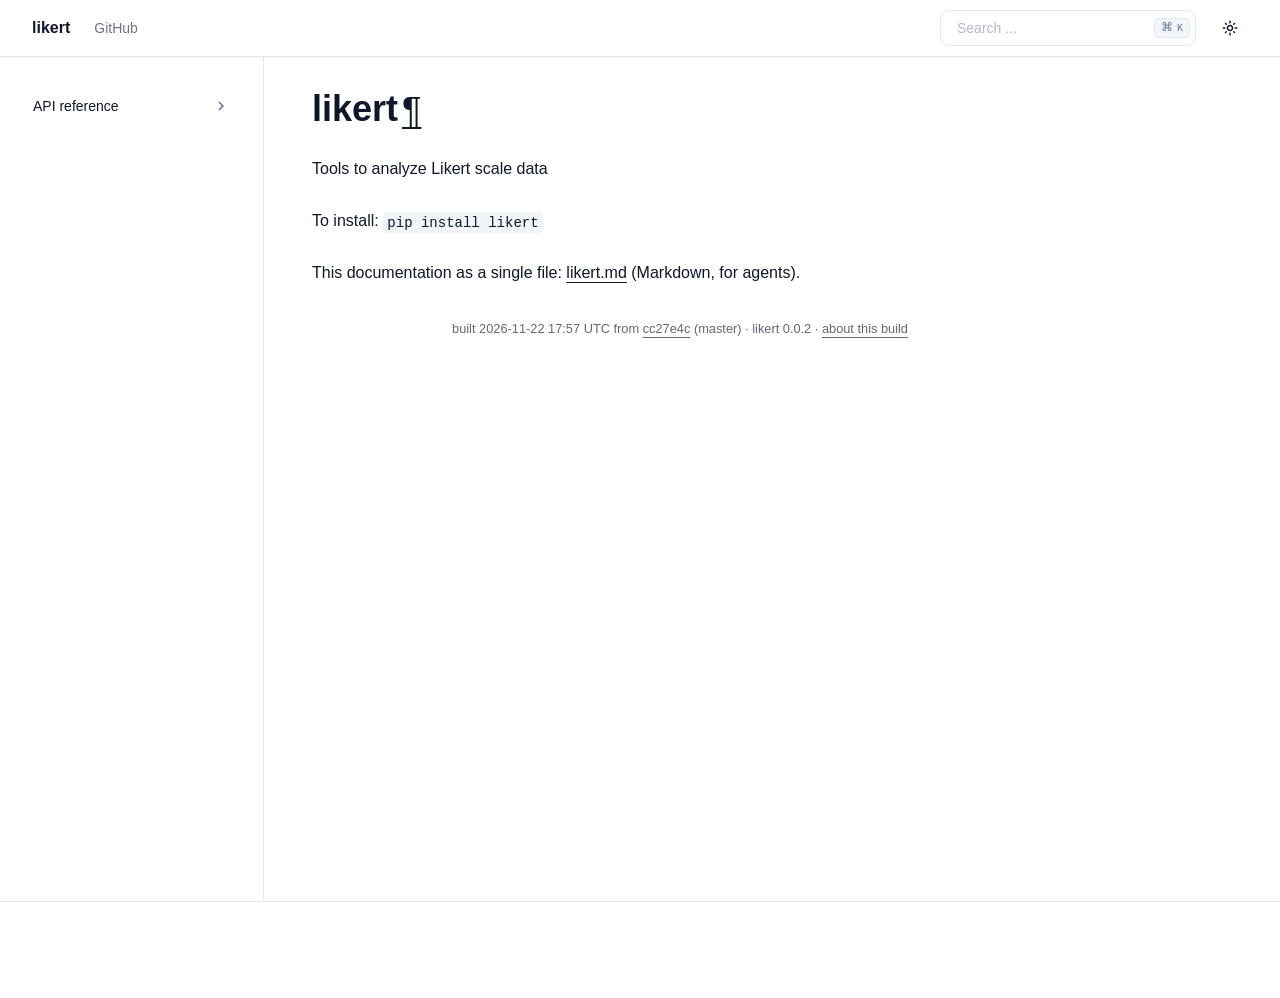
<file: index.html>
<!DOCTYPE html>

<html :class="{ 'dark' : darkMode === true }" data-content_root="./" lang="en" x-data="{ darkMode: $persist(window.matchMedia('(prefers-color-scheme: dark)').matches), activeSection: ''}">
<head>
<script>
    (function () {
      // Set initial color scheme
      if ((localStorage.getItem("_x_darkMode") === "true") || (window.matchMedia("(prefers-color-scheme: dark)").matches)) {
        document.documentElement.classList.add("dark");
      }

      // Watch for media preference changes
      window.matchMedia("(prefers-color-scheme: dark)").addEventListener("change", (event) => {
        localStorage.setItem("_x_darkMode", event.matches);
        document.documentElement.classList.toggle("dark", event.matches);
      });
    })();
  </script>
<meta content="width=device-width, initial-scale=1.0" name="viewport"/>
<meta charset="utf-8"/>
<meta content="#ffffff" media="(prefers-color-scheme: light)" name="theme-color"/>
<meta content="#030711" media="(prefers-color-scheme: dark)" name="theme-color"/>
<meta content="width=device-width, initial-scale=1" name="viewport"/>
<link href="index.html.md" rel="alternate" type="text/markdown"/>
<link href="llms.txt" rel="describedby" type="text/markdown"/>
<link href="index.html.md" rel="alternate" type="text/markdown"/>
<link href="llms.txt" rel="describedby"/>
<title>likert</title>
<meta content="likert" property="og:title"/>
<meta content="likert" name="twitter:title"/>
<link href="_static/pygments.css?v=d75fae25" rel="stylesheet" type="text/css"/>
<link href="_static/theme.css?v=009055c6" rel="stylesheet" type="text/css"/>
<link href="_static/sphinx_autodoc_typehints.css?v=057ac668" rel="stylesheet" type="text/css"/>
<link href="_static/copybutton.css?v=76b2166b" rel="stylesheet" type="text/css"/>
<link href="_static/epythet.css?v=4cb0829f" rel="stylesheet" type="text/css"/>
<link href="search.html" rel="search" title="Search"/>
<link href="genindex.html" rel="index" title="Index"/>
<link href="api.html" rel="next" title="API reference"/>
</head>
<body :class="{ 'overflow-hidden': showSidebar }" class="min-h-screen font-sans antialiased bg-background text-foreground" x-data="{ showSidebar: false, showScrollTop: false }">
<div @click.self="showSidebar = false" class="fixed inset-0 z-50 overflow-hidden bg-background/80 backdrop-blur-sm md:hidden" x-cloak="" x-show="showSidebar"></div><div class="relative flex flex-col min-h-screen" id="page"><a class="absolute top-0 left-0 z-[100] block bg-background p-4 text-xl transition -translate-x-full opacity-0 focus:translate-x-0 focus:opacity-100" href="#content">
      Skip to content
    </a><header class="sticky top-0 z-40 w-full border-b shadow-xs border-border bg-background/90 backdrop-blur"><div class="container flex items-center h-14">
<div class="hidden mr-4 md:flex">
<a class="flex items-center mr-6" href="#"><span class="hidden font-bold sm:inline-block text-clip whitespace-nowrap">likert</span>
</a><nav class="flex items-center gap-6 text-sm font-medium">
<a class="transition-colors hover:text-foreground/80 text-foreground/60" href="https://github.com/thorwhalen/likert" rel="noopener nofollow">GitHub</a>
</nav></div><button @click="showSidebar = true" class="inline-flex items-center justify-center h-10 px-0 py-2 mr-2 text-base font-medium transition-colors rounded-md hover:text-accent-foreground hover:bg-transparent md:hidden" type="button">
<svg aria-hidden="true" fill="currentColor" height="24" viewbox="0 96 960 960" width="24" xmlns="http://www.w3.org/2000/svg">
<path d="M152.587 825.087q-19.152 0-32.326-13.174t-13.174-32.326q0-19.152 13.174-32.326t32.326-13.174h440q19.152 0 32.326 13.174t13.174 32.326q0 19.152-13.174 32.326t-32.326 13.174h-440Zm0-203.587q-19.152 0-32.326-13.174T107.087 576q0-19.152 13.174-32.326t32.326-13.174h320q19.152 0 32.326 13.174T518.087 576q0 19.152-13.174 32.326T472.587 621.5h-320Zm0-203.587q-19.152 0-32.326-13.174t-13.174-32.326q0-19.152 13.174-32.326t32.326-13.174h440q19.152 0 32.326 13.174t13.174 32.326q0 19.152-13.174 32.326t-32.326 13.174h-440ZM708.913 576l112.174 112.174q12.674 12.674 12.674 31.826t-12.674 31.826Q808.413 764.5 789.261 764.5t-31.826-12.674l-144-144Q600 594.391 600 576t13.435-31.826l144-144q12.674-12.674 31.826-12.674t31.826 12.674q12.674 12.674 12.674 31.826t-12.674 31.826L708.913 576Z"></path>
</svg>
<span class="sr-only">Toggle navigation menu</span>
</button>
<div class="flex items-center justify-between flex-1 gap-2 sm:gap-4 md:justify-end">
<div class="flex-1 w-full md:w-auto md:flex-none"><form @keydown.k.window.meta="$refs.search.focus()" action="search.html" class="relative flex items-center group" id="searchbox" method="get">
<input aria-label="Search the docs" class="inline-flex items-center font-medium transition-colors bg-transparent focus-visible:outline-none focus-visible:ring-2 focus-visible:ring-ring focus-visible:ring-offset-2 ring-offset-background border border-input hover:bg-accent focus:bg-accent hover:text-accent-foreground focus:text-accent-foreground hover:placeholder-accent-foreground py-2 px-4 relative h-9 w-full justify-start rounded-[0.5rem] text-sm text-muted-foreground sm:pr-12 md:w-40 lg:w-64" id="search-input" name="q" placeholder="Search ..." type="search" x-ref="search"/>
<kbd class="pointer-events-none absolute right-1.5 top-2 hidden h-5 select-none text-muted-foreground items-center gap-1 rounded border border-border bg-muted px-1.5 font-mono text-[10px] font-medium opacity-100 sm:flex group-hover:bg-accent group-hover:text-accent-foreground">
<span class="text-xs">⌘</span>
    K
  </kbd>
</form>
</div>
<nav class="flex items-center gap-1">
<button @click="darkMode = !darkMode" class="relative inline-flex items-center justify-center px-0 text-sm font-medium transition-colors rounded-md hover:bg-accent hover:text-accent-foreground h-9 w-9" title="Toggle color scheme" type="button">
<svg class="absolute transition-all scale-100 rotate-0 dark:-rotate-90 dark:scale-0" fill="currentColor" height="16" viewbox="0 96 960 960" width="16" xmlns="http://www.w3.org/2000/svg">
<path d="M480 685q45.456 0 77.228-31.772Q589 621.456 589 576q0-45.456-31.772-77.228Q525.456 467 480 467q-45.456 0-77.228 31.772Q371 530.544 371 576q0 45.456 31.772 77.228Q434.544 685 480 685Zm0 91q-83 0-141.5-58.5T280 576q0-83 58.5-141.5T480 376q83 0 141.5 58.5T680 576q0 83-58.5 141.5T480 776ZM80 621.5q-19.152 0-32.326-13.174T34.5 576q0-19.152 13.174-32.326T80 530.5h80q19.152 0 32.326 13.174T205.5 576q0 19.152-13.174 32.326T160 621.5H80Zm720 0q-19.152 0-32.326-13.174T754.5 576q0-19.152 13.174-32.326T800 530.5h80q19.152 0 32.326 13.174T925.5 576q0 19.152-13.174 32.326T880 621.5h-80Zm-320-320q-19.152 0-32.326-13.174T434.5 256v-80q0-19.152 13.174-32.326T480 130.5q19.152 0 32.326 13.174T525.5 176v80q0 19.152-13.174 32.326T480 301.5Zm0 720q-19.152 0-32.326-13.17Q434.5 995.152 434.5 976v-80q0-19.152 13.174-32.326T480 850.5q19.152 0 32.326 13.174T525.5 896v80q0 19.152-13.174 32.33-13.174 13.17-32.326 13.17ZM222.174 382.065l-43-42Q165.5 327.391 166 308.239t13.174-33.065q13.435-13.674 32.587-13.674t32.065 13.674l42.239 43q12.674 13.435 12.555 31.706-.12 18.272-12.555 31.946-12.674 13.674-31.445 13.413-18.772-.261-32.446-13.174Zm494 494.761-42.239-43q-12.674-13.435-12.674-32.087t12.674-31.565Q686.609 756.5 705.38 757q18.772.5 32.446 13.174l43 41.761Q794.5 824.609 794 843.761t-13.174 33.065Q767.391 890.5 748.239 890.5t-32.065-13.674Zm-42-494.761Q660.5 369.391 661 350.62q.5-18.772 13.174-32.446l41.761-43Q728.609 261.5 747.761 262t33.065 13.174q13.674 13.435 13.674 32.587t-13.674 32.065l-43 42.239q-13.435 12.674-31.706 12.555-18.272-.12-31.946-12.555Zm-495 494.761Q165.5 863.391 165.5 844.239t13.674-32.065l43-42.239q13.435-12.674 32.087-12.674t31.565 12.674Q299.5 782.609 299 801.38q-.5 18.772-13.174 32.446l-41.761 43Q231.391 890.5 212.239 890t-33.065-13.174ZM480 576Z"></path>
</svg>
<svg class="absolute transition-all scale-0 rotate-90 dark:rotate-0 dark:scale-100" fill="currentColor" height="16" viewbox="0 96 960 960" width="16" xmlns="http://www.w3.org/2000/svg">
<path d="M480 936q-151 0-255.5-104.5T120 576q0-138 90-239.5T440 218q25-3 39 18t-1 44q-17 26-25.5 55t-8.5 61q0 90 63 153t153 63q31 0 61.5-9t54.5-25q21-14 43-1.5t19 39.5q-14 138-117.5 229T480 936Zm0-80q88 0 158-48.5T740 681q-20 5-40 8t-40 3q-123 0-209.5-86.5T364 396q0-20 3-40t8-40q-78 32-126.5 102T200 576q0 116 82 198t198 82Zm-10-270Z"></path>
</svg>
</button>
</nav>
</div>
</div>
</header>
<div class="flex-1"><div class="container md:grid md:grid-cols-[220px_minmax(0,1fr)] md:gap-6 lg:grid-cols-[240px_minmax(0,1fr)] lg:gap-10"><aside :aria-hidden="!showSidebar" :class="{ 'translate-x-0': showSidebar }" class="fixed inset-y-0 left-0 md:top-14 z-50 md:z-30 bg-background md:bg-transparent transition-all duration-100 -translate-x-full md:translate-x-0 ml-0 p-6 md:p-0 md:-ml-2 md:h-[calc(100vh-3.5rem)] w-5/6 md:w-full overflow-y-auto border-r border-border md:sticky" id="left-sidebar">
<a class="justify-start text-sm md:!hidden bg-background" href="#"><span class="font-bold text-clip whitespace-nowrap">likert</span>
</a>
<div class="relative overflow-hidden md:overflow-auto my-4 md:my-0">
<div class="overflow-y-auto h-full w-full relative pr-6"><nav class="flex md:hidden flex-col font-medium mt-4">
<a href="https://github.com/thorwhalen/likert" rel="nofollow noopener">GitHub</a>
</nav><nav class="table w-full min-w-full my-6 lg:my-8">
<ul>
<li class="toctree-l1" x-data="{ expanded: $el.classList.contains('current') ? true : false }"><a :class="{ 'expanded' : expanded }" @click="expanded = !expanded" class="reference internal expandable" href="api.html">API reference<button @click.prevent.stop="expanded = !expanded" type="button" x-cloak=""><span class="sr-only"></span><svg fill="currentColor" height="18px" stroke="none" viewbox="0 0 24 24" width="18px" xmlns="http://www.w3.org/2000/svg"><path d="M10 6L8.59 7.41 13.17 12l-4.58 4.59L10 18l6-6z"></path></svg></button></a><ul x-cloak="" x-show="expanded">
<li class="toctree-l2"><a class="reference internal" href="_autosummary/likert.html">likert</a></li>
</ul>
</li>
</ul>
</nav>
</div>
</div>
<button @click="showSidebar = false" class="absolute md:hidden right-4 top-4 rounded-sm opacity-70 transition-opacity hover:opacity-100" type="button">
<svg class="h-4 w-4" fill="currentColor" height="24" stroke="none" viewbox="0 96 960 960" width="24" xmlns="http://www.w3.org/2000/svg">
<path d="M480 632 284 828q-11 11-28 11t-28-11q-11-11-11-28t11-28l196-196-196-196q-11-11-11-28t11-28q11-11 28-11t28 11l196 196 196-196q11-11 28-11t28 11q11 11 11 28t-11 28L536 576l196 196q11 11 11 28t-11 28q-11 11-28 11t-28-11L480 632Z"></path>
</svg>
</button>
</aside>
<main class="relative py-6 lg:gap-10 lg:py-8 xl:grid xl:grid-cols-[1fr_300px]">
<div class="w-full min-w-0 mx-auto">
<div id="content" role="main">

<section id="likert">
<h1>likert<a @click.prevent="window.navigator.clipboard.writeText($el.href); $el.setAttribute('data-tooltip', 'Copied!'); setTimeout(() =&gt; $el.setAttribute('data-tooltip', 'Copy link to this element'), 2000)" aria-label="Copy link to this element" class="headerlink" data-tooltip="Copy link to this element" href="#likert">¶</a></h1>
<p>Tools to analyze Likert scale data</p>
<p>To install:	<code class="docutils literal notranslate"><span class="pre">pip</span> <span class="pre">install</span> <span class="pre">likert</span></code></p>
<p class="epythet-aggregates">This documentation as a single file: <a href="likert.md">likert.md</a> (Markdown, for agents).</p>

</section>
<p class="epythet-provenance" style="font-size:.8em;opacity:.65;margin-top:2.5em;text-align:right">built 2026-11-22 17:57 UTC from <a href="https://github.com/thorwhalen/likert/commit/cc27e4caff639278aac867b72e26b55e58dd4bce">cc27e4c</a> (master) · likert 0.0.2 · <a href="about-this-build.html">about this build</a></p>
</div></div>
</main>
</div>
</div><footer class="py-6 border-t border-border md:py-0">
<div class="container flex flex-col items-center justify-between gap-4 md:h-24 md:flex-row">
<div class="flex flex-col items-center gap-4 px-8 md:flex-row md:gap-2 md:px-0">
<p class="text-sm leading-loose text-center text-muted-foreground md:text-left"></p>
</div>
</div>
</footer>
</div>
<script src="_static/documentation_options.js?v=e3a6060d"></script>
<script src="_static/doctools.js?v=fd6eb6e6"></script>
<script src="_static/sphinx_highlight.js?v=6ffebe34"></script>
<script src="_static/clipboard.min.js?v=a7894cd8"></script>
<script src="_static/copybutton.js?v=fd10adb8"></script>
<script defer="defer" src="_static/theme.js?v=49cc6205"></script>
</body>
</html>
</file>
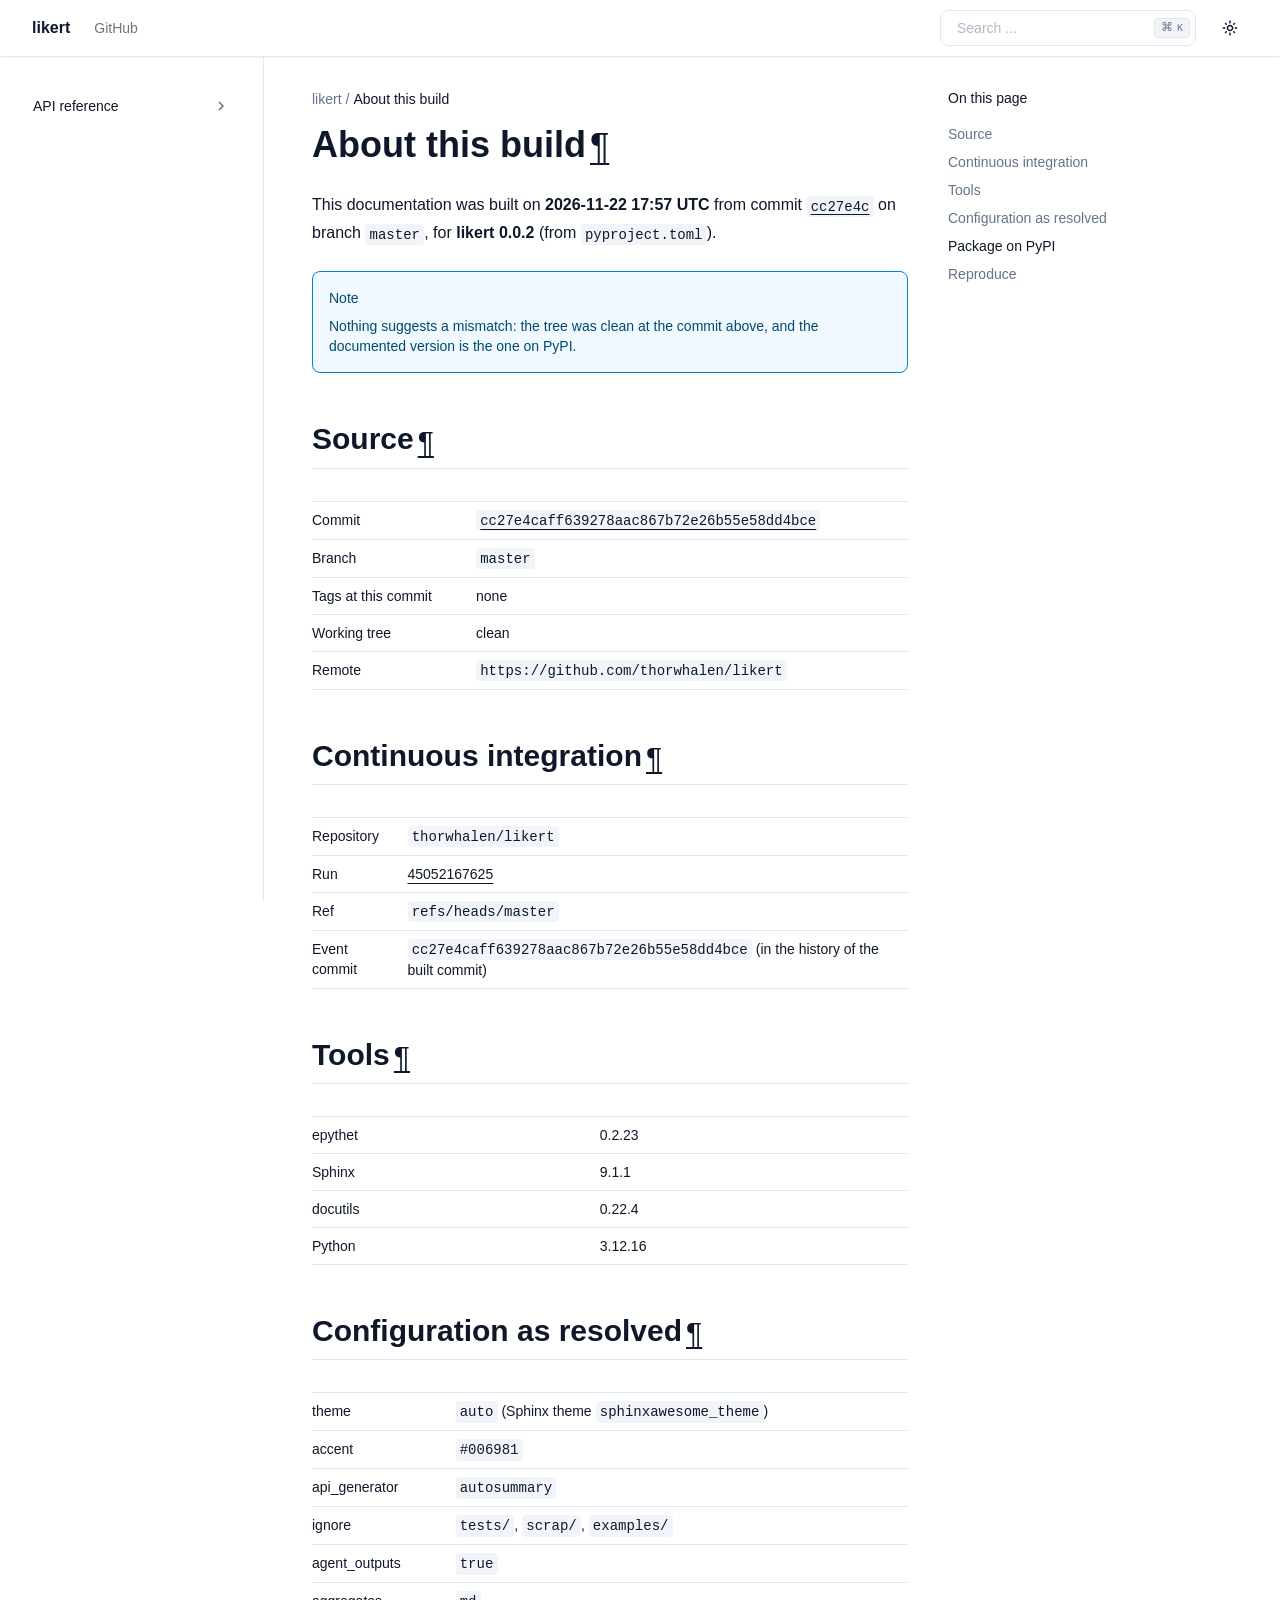
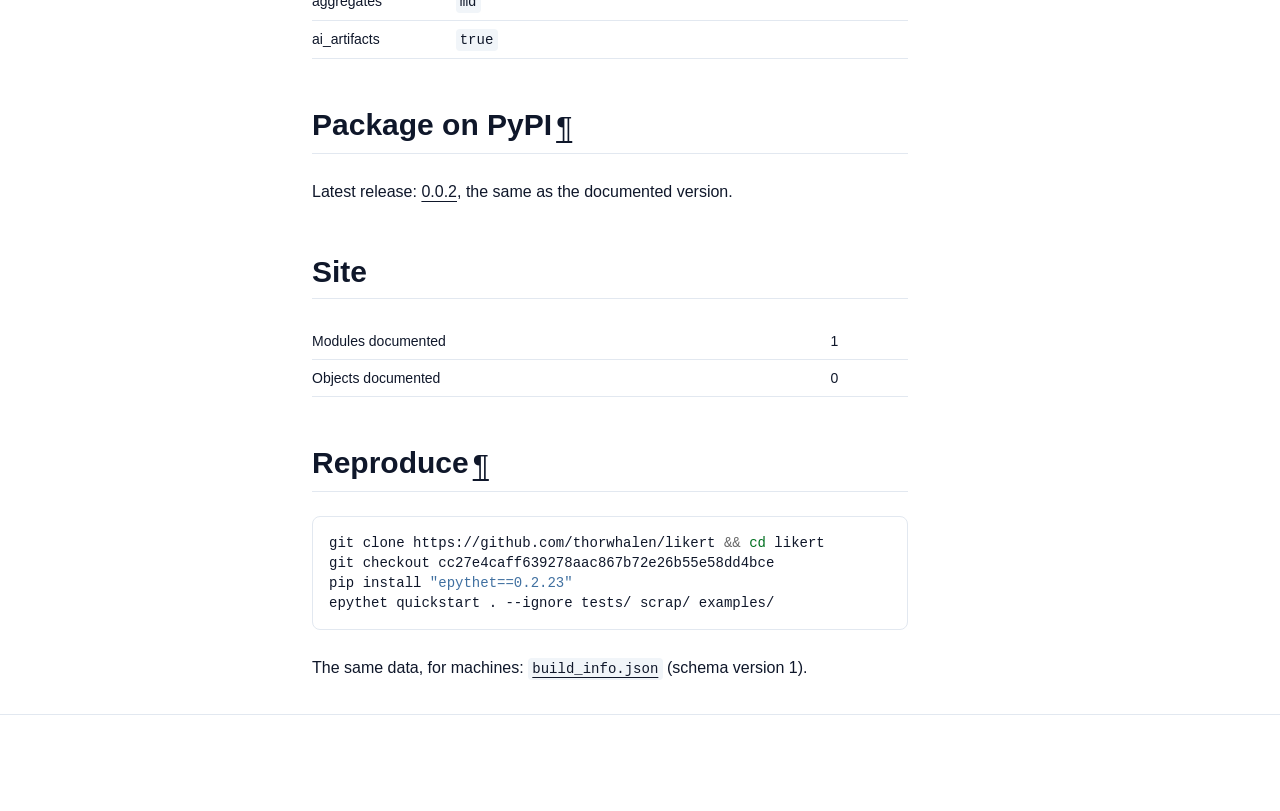
<file: about-this-build.html>
<!DOCTYPE html>

<html :class="{ 'dark' : darkMode === true }" data-content_root="./" lang="en" x-data="{ darkMode: $persist(window.matchMedia('(prefers-color-scheme: dark)').matches), activeSection: ''}">
<head>
<script>
    (function () {
      // Set initial color scheme
      if ((localStorage.getItem("_x_darkMode") === "true") || (window.matchMedia("(prefers-color-scheme: dark)").matches)) {
        document.documentElement.classList.add("dark");
      }

      // Watch for media preference changes
      window.matchMedia("(prefers-color-scheme: dark)").addEventListener("change", (event) => {
        localStorage.setItem("_x_darkMode", event.matches);
        document.documentElement.classList.toggle("dark", event.matches);
      });
    })();
  </script>
<meta content="width=device-width, initial-scale=1.0" name="viewport"/>
<meta charset="utf-8"/>
<meta content="#ffffff" media="(prefers-color-scheme: light)" name="theme-color"/>
<meta content="#030711" media="(prefers-color-scheme: dark)" name="theme-color"/>
<meta content="width=device-width, initial-scale=1" name="viewport"/>
<link href="about-this-build.html.md" rel="alternate" type="text/markdown"/>
<link href="llms.txt" rel="describedby" type="text/markdown"/>
<link href="about-this-build.html.md" rel="alternate" type="text/markdown"/>
<link href="llms.txt" rel="describedby"/>
<title>About this build | likert</title>
<meta content="About this build | likert" property="og:title"/>
<meta content="About this build | likert" name="twitter:title"/>
<link href="_static/pygments.css?v=d75fae25" rel="stylesheet" type="text/css"/>
<link href="_static/theme.css?v=009055c6" rel="stylesheet" type="text/css"/>
<link href="_static/sphinx_autodoc_typehints.css?v=057ac668" rel="stylesheet" type="text/css"/>
<link href="_static/copybutton.css?v=76b2166b" rel="stylesheet" type="text/css"/>
<link href="_static/epythet.css?v=4cb0829f" rel="stylesheet" type="text/css"/>
<link href="search.html" rel="search" title="Search"/>
<link href="genindex.html" rel="index" title="Index"/>
</head>
<body :class="{ 'overflow-hidden': showSidebar }" class="min-h-screen font-sans antialiased bg-background text-foreground" x-data="{ showSidebar: false, showScrollTop: false }">
<div @click.self="showSidebar = false" class="fixed inset-0 z-50 overflow-hidden bg-background/80 backdrop-blur-sm md:hidden" x-cloak="" x-show="showSidebar"></div><div class="relative flex flex-col min-h-screen" id="page"><a class="absolute top-0 left-0 z-[100] block bg-background p-4 text-xl transition -translate-x-full opacity-0 focus:translate-x-0 focus:opacity-100" href="#content">
      Skip to content
    </a><header class="sticky top-0 z-40 w-full border-b shadow-xs border-border bg-background/90 backdrop-blur"><div class="container flex items-center h-14">
<div class="hidden mr-4 md:flex">
<a class="flex items-center mr-6" href="index.html"><span class="hidden font-bold sm:inline-block text-clip whitespace-nowrap">likert</span>
</a><nav class="flex items-center gap-6 text-sm font-medium">
<a class="transition-colors hover:text-foreground/80 text-foreground/60" href="https://github.com/thorwhalen/likert" rel="noopener nofollow">GitHub</a>
</nav></div><button @click="showSidebar = true" class="inline-flex items-center justify-center h-10 px-0 py-2 mr-2 text-base font-medium transition-colors rounded-md hover:text-accent-foreground hover:bg-transparent md:hidden" type="button">
<svg aria-hidden="true" fill="currentColor" height="24" viewbox="0 96 960 960" width="24" xmlns="http://www.w3.org/2000/svg">
<path d="M152.587 825.087q-19.152 0-32.326-13.174t-13.174-32.326q0-19.152 13.174-32.326t32.326-13.174h440q19.152 0 32.326 13.174t13.174 32.326q0 19.152-13.174 32.326t-32.326 13.174h-440Zm0-203.587q-19.152 0-32.326-13.174T107.087 576q0-19.152 13.174-32.326t32.326-13.174h320q19.152 0 32.326 13.174T518.087 576q0 19.152-13.174 32.326T472.587 621.5h-320Zm0-203.587q-19.152 0-32.326-13.174t-13.174-32.326q0-19.152 13.174-32.326t32.326-13.174h440q19.152 0 32.326 13.174t13.174 32.326q0 19.152-13.174 32.326t-32.326 13.174h-440ZM708.913 576l112.174 112.174q12.674 12.674 12.674 31.826t-12.674 31.826Q808.413 764.5 789.261 764.5t-31.826-12.674l-144-144Q600 594.391 600 576t13.435-31.826l144-144q12.674-12.674 31.826-12.674t31.826 12.674q12.674 12.674 12.674 31.826t-12.674 31.826L708.913 576Z"></path>
</svg>
<span class="sr-only">Toggle navigation menu</span>
</button>
<div class="flex items-center justify-between flex-1 gap-2 sm:gap-4 md:justify-end">
<div class="flex-1 w-full md:w-auto md:flex-none"><form @keydown.k.window.meta="$refs.search.focus()" action="search.html" class="relative flex items-center group" id="searchbox" method="get">
<input aria-label="Search the docs" class="inline-flex items-center font-medium transition-colors bg-transparent focus-visible:outline-none focus-visible:ring-2 focus-visible:ring-ring focus-visible:ring-offset-2 ring-offset-background border border-input hover:bg-accent focus:bg-accent hover:text-accent-foreground focus:text-accent-foreground hover:placeholder-accent-foreground py-2 px-4 relative h-9 w-full justify-start rounded-[0.5rem] text-sm text-muted-foreground sm:pr-12 md:w-40 lg:w-64" id="search-input" name="q" placeholder="Search ..." type="search" x-ref="search"/>
<kbd class="pointer-events-none absolute right-1.5 top-2 hidden h-5 select-none text-muted-foreground items-center gap-1 rounded border border-border bg-muted px-1.5 font-mono text-[10px] font-medium opacity-100 sm:flex group-hover:bg-accent group-hover:text-accent-foreground">
<span class="text-xs">⌘</span>
    K
  </kbd>
</form>
</div>
<nav class="flex items-center gap-1">
<button @click="darkMode = !darkMode" class="relative inline-flex items-center justify-center px-0 text-sm font-medium transition-colors rounded-md hover:bg-accent hover:text-accent-foreground h-9 w-9" title="Toggle color scheme" type="button">
<svg class="absolute transition-all scale-100 rotate-0 dark:-rotate-90 dark:scale-0" fill="currentColor" height="16" viewbox="0 96 960 960" width="16" xmlns="http://www.w3.org/2000/svg">
<path d="M480 685q45.456 0 77.228-31.772Q589 621.456 589 576q0-45.456-31.772-77.228Q525.456 467 480 467q-45.456 0-77.228 31.772Q371 530.544 371 576q0 45.456 31.772 77.228Q434.544 685 480 685Zm0 91q-83 0-141.5-58.5T280 576q0-83 58.5-141.5T480 376q83 0 141.5 58.5T680 576q0 83-58.5 141.5T480 776ZM80 621.5q-19.152 0-32.326-13.174T34.5 576q0-19.152 13.174-32.326T80 530.5h80q19.152 0 32.326 13.174T205.5 576q0 19.152-13.174 32.326T160 621.5H80Zm720 0q-19.152 0-32.326-13.174T754.5 576q0-19.152 13.174-32.326T800 530.5h80q19.152 0 32.326 13.174T925.5 576q0 19.152-13.174 32.326T880 621.5h-80Zm-320-320q-19.152 0-32.326-13.174T434.5 256v-80q0-19.152 13.174-32.326T480 130.5q19.152 0 32.326 13.174T525.5 176v80q0 19.152-13.174 32.326T480 301.5Zm0 720q-19.152 0-32.326-13.17Q434.5 995.152 434.5 976v-80q0-19.152 13.174-32.326T480 850.5q19.152 0 32.326 13.174T525.5 896v80q0 19.152-13.174 32.33-13.174 13.17-32.326 13.17ZM222.174 382.065l-43-42Q165.5 327.391 166 308.239t13.174-33.065q13.435-13.674 32.587-13.674t32.065 13.674l42.239 43q12.674 13.435 12.555 31.706-.12 18.272-12.555 31.946-12.674 13.674-31.445 13.413-18.772-.261-32.446-13.174Zm494 494.761-42.239-43q-12.674-13.435-12.674-32.087t12.674-31.565Q686.609 756.5 705.38 757q18.772.5 32.446 13.174l43 41.761Q794.5 824.609 794 843.761t-13.174 33.065Q767.391 890.5 748.239 890.5t-32.065-13.674Zm-42-494.761Q660.5 369.391 661 350.62q.5-18.772 13.174-32.446l41.761-43Q728.609 261.5 747.761 262t33.065 13.174q13.674 13.435 13.674 32.587t-13.674 32.065l-43 42.239q-13.435 12.674-31.706 12.555-18.272-.12-31.946-12.555Zm-495 494.761Q165.5 863.391 165.5 844.239t13.674-32.065l43-42.239q13.435-12.674 32.087-12.674t31.565 12.674Q299.5 782.609 299 801.38q-.5 18.772-13.174 32.446l-41.761 43Q231.391 890.5 212.239 890t-33.065-13.174ZM480 576Z"></path>
</svg>
<svg class="absolute transition-all scale-0 rotate-90 dark:rotate-0 dark:scale-100" fill="currentColor" height="16" viewbox="0 96 960 960" width="16" xmlns="http://www.w3.org/2000/svg">
<path d="M480 936q-151 0-255.5-104.5T120 576q0-138 90-239.5T440 218q25-3 39 18t-1 44q-17 26-25.5 55t-8.5 61q0 90 63 153t153 63q31 0 61.5-9t54.5-25q21-14 43-1.5t19 39.5q-14 138-117.5 229T480 936Zm0-80q88 0 158-48.5T740 681q-20 5-40 8t-40 3q-123 0-209.5-86.5T364 396q0-20 3-40t8-40q-78 32-126.5 102T200 576q0 116 82 198t198 82Zm-10-270Z"></path>
</svg>
</button>
</nav>
</div>
</div>
</header>
<div class="flex-1"><div class="container md:grid md:grid-cols-[220px_minmax(0,1fr)] md:gap-6 lg:grid-cols-[240px_minmax(0,1fr)] lg:gap-10"><aside :aria-hidden="!showSidebar" :class="{ 'translate-x-0': showSidebar }" class="fixed inset-y-0 left-0 md:top-14 z-50 md:z-30 bg-background md:bg-transparent transition-all duration-100 -translate-x-full md:translate-x-0 ml-0 p-6 md:p-0 md:-ml-2 md:h-[calc(100vh-3.5rem)] w-5/6 md:w-full overflow-y-auto border-r border-border md:sticky" id="left-sidebar">
<a class="justify-start text-sm md:!hidden bg-background" href="index.html"><span class="font-bold text-clip whitespace-nowrap">likert</span>
</a>
<div class="relative overflow-hidden md:overflow-auto my-4 md:my-0">
<div class="overflow-y-auto h-full w-full relative pr-6"><nav class="flex md:hidden flex-col font-medium mt-4">
<a href="https://github.com/thorwhalen/likert" rel="nofollow noopener">GitHub</a>
</nav><nav class="table w-full min-w-full my-6 lg:my-8">
<ul>
<li class="toctree-l1" x-data="{ expanded: $el.classList.contains('current') ? true : false }"><a :class="{ 'expanded' : expanded }" @click="expanded = !expanded" class="reference internal expandable" href="api.html">API reference<button @click.prevent.stop="expanded = !expanded" type="button" x-cloak=""><span class="sr-only"></span><svg fill="currentColor" height="18px" stroke="none" viewbox="0 0 24 24" width="18px" xmlns="http://www.w3.org/2000/svg"><path d="M10 6L8.59 7.41 13.17 12l-4.58 4.59L10 18l6-6z"></path></svg></button></a><ul x-cloak="" x-show="expanded">
<li class="toctree-l2"><a class="reference internal" href="_autosummary/likert.html">likert</a></li>
</ul>
</li>
</ul>
</nav>
</div>
</div>
<button @click="showSidebar = false" class="absolute md:hidden right-4 top-4 rounded-sm opacity-70 transition-opacity hover:opacity-100" type="button">
<svg class="h-4 w-4" fill="currentColor" height="24" stroke="none" viewbox="0 96 960 960" width="24" xmlns="http://www.w3.org/2000/svg">
<path d="M480 632 284 828q-11 11-28 11t-28-11q-11-11-11-28t11-28l196-196-196-196q-11-11-11-28t11-28q11-11 28-11t28 11l196 196 196-196q11-11 28-11t28 11q11 11 11 28t-11 28L536 576l196 196q11 11 11 28t-11 28q-11 11-28 11t-28-11L480 632Z"></path>
</svg>
</button>
</aside>
<main class="relative py-6 lg:gap-10 lg:py-8 xl:grid xl:grid-cols-[1fr_300px]">
<div class="w-full min-w-0 mx-auto">
<nav aria-label="breadcrumbs" class="flex items-center mb-4 space-x-1 text-sm text-muted-foreground">
<a class="overflow-hidden text-ellipsis whitespace-nowrap hover:text-foreground" href="index.html">
<span class="hidden md:inline">likert</span>
<svg aria-label="Home" class="md:hidden" fill="currentColor" height="18" stroke="none" viewbox="0 96 960 960" width="18" xmlns="http://www.w3.org/2000/svg">
<path d="M240 856h120V616h240v240h120V496L480 316 240 496v360Zm-80 80V456l320-240 320 240v480H520V696h-80v240H160Zm320-350Z"></path>
</svg>
</a>
<div class="mr-1">/</div><span aria-current="page" class="font-medium text-foreground overflow-hidden text-ellipsis whitespace-nowrap">About this build</span>
</nav>
<div id="content" role="main">

<section id="about-this-build">
<h1>About this build<a @click.prevent="window.navigator.clipboard.writeText($el.href); $el.setAttribute('data-tooltip', 'Copied!'); setTimeout(() =&gt; $el.setAttribute('data-tooltip', 'Copy link to this element'), 2000)" aria-label="Copy link to this element" class="headerlink" data-tooltip="Copy link to this element" href="#about-this-build">¶</a></h1>
<p>This documentation was built on <strong>2026-11-22 17:57 UTC</strong> from commit <a href="https://github.com/thorwhalen/likert/commit/cc27e4caff639278aac867b72e26b55e58dd4bce"><code>cc27e4c</code></a> on branch <code>master</code>, for <strong>likert 0.0.2</strong> (from <code>pyproject.toml</code>).</p>
<div class="admonition note">
<p class="admonition-title">Note</p>
<p>Nothing suggests a mismatch: the tree was clean at the commit above, and the documented version is the one on PyPI.</p>
</div>
<section id="source">
<h2>Source<a @click.prevent="window.navigator.clipboard.writeText($el.href); $el.setAttribute('data-tooltip', 'Copied!'); setTimeout(() =&gt; $el.setAttribute('data-tooltip', 'Copy link to this element'), 2000)" aria-label="Copy link to this element" class="headerlink" data-tooltip="Copy link to this element" href="#source" x-intersect.margin.0%.0%.-70%.0%="activeSection = '#source'">¶</a></h2>
<table class="docutils align-default">
<thead>
<tr class="row-odd"><th class="head"><p></p></th>
<th class="head"><p></p></th>
</tr>
</thead>
<tbody>
<tr class="row-even"><td><p>Commit</p></td>
<td><p><a href="https://github.com/thorwhalen/likert/commit/cc27e4caff639278aac867b72e26b55e58dd4bce"><code>cc27e4caff639278aac867b72e26b55e58dd4bce</code></a></p></td>
</tr>
<tr class="row-odd"><td><p>Branch</p></td>
<td><p><code>master</code></p></td>
</tr>
<tr class="row-even"><td><p>Tags at this commit</p></td>
<td><p>none</p></td>
</tr>
<tr class="row-odd"><td><p>Working tree</p></td>
<td><p>clean</p></td>
</tr>
<tr class="row-even"><td><p>Remote</p></td>
<td><p><code>https://github.com/thorwhalen/likert</code></p></td>
</tr>
</tbody>
</table>
</section>
<section id="continuous-integration">
<h2>Continuous integration<a @click.prevent="window.navigator.clipboard.writeText($el.href); $el.setAttribute('data-tooltip', 'Copied!'); setTimeout(() =&gt; $el.setAttribute('data-tooltip', 'Copy link to this element'), 2000)" aria-label="Copy link to this element" class="headerlink" data-tooltip="Copy link to this element" href="#continuous-integration" x-intersect.margin.0%.0%.-70%.0%="activeSection = '#continuous-integration'">¶</a></h2>
<table class="docutils align-default">
<thead>
<tr class="row-odd"><th class="head"><p></p></th>
<th class="head"><p></p></th>
</tr>
</thead>
<tbody>
<tr class="row-even"><td><p>Repository</p></td>
<td><p><code>thorwhalen/likert</code></p></td>
</tr>
<tr class="row-odd"><td><p>Run</p></td>
<td><p><a href="https://github.com/thorwhalen/likert/actions/runs/45052167625">45052167625</a></p></td>
</tr>
<tr class="row-even"><td><p>Ref</p></td>
<td><p><code>refs/heads/master</code></p></td>
</tr>
<tr class="row-odd"><td><p>Event commit</p></td>
<td><p><code>cc27e4caff639278aac867b72e26b55e58dd4bce</code> (in the history of the built commit)</p></td>
</tr>
</tbody>
</table>
</section>
<section id="tools">
<h2>Tools<a @click.prevent="window.navigator.clipboard.writeText($el.href); $el.setAttribute('data-tooltip', 'Copied!'); setTimeout(() =&gt; $el.setAttribute('data-tooltip', 'Copy link to this element'), 2000)" aria-label="Copy link to this element" class="headerlink" data-tooltip="Copy link to this element" href="#tools" x-intersect.margin.0%.0%.-70%.0%="activeSection = '#tools'">¶</a></h2>
<table class="docutils align-default">
<thead>
<tr class="row-odd"><th class="head"><p></p></th>
<th class="head"><p></p></th>
</tr>
</thead>
<tbody>
<tr class="row-even"><td><p>epythet</p></td>
<td><p>0.2.23</p></td>
</tr>
<tr class="row-odd"><td><p>Sphinx</p></td>
<td><p>9.1.1</p></td>
</tr>
<tr class="row-even"><td><p>docutils</p></td>
<td><p>0.22.4</p></td>
</tr>
<tr class="row-odd"><td><p>Python</p></td>
<td><p>3.12.16</p></td>
</tr>
</tbody>
</table>
</section>
<section id="configuration-as-resolved">
<h2>Configuration as resolved<a @click.prevent="window.navigator.clipboard.writeText($el.href); $el.setAttribute('data-tooltip', 'Copied!'); setTimeout(() =&gt; $el.setAttribute('data-tooltip', 'Copy link to this element'), 2000)" aria-label="Copy link to this element" class="headerlink" data-tooltip="Copy link to this element" href="#configuration-as-resolved" x-intersect.margin.0%.0%.-70%.0%="activeSection = '#configuration-as-resolved'">¶</a></h2>
<table class="docutils align-default">
<thead>
<tr class="row-odd"><th class="head"><p></p></th>
<th class="head"><p></p></th>
</tr>
</thead>
<tbody>
<tr class="row-even"><td><p>theme</p></td>
<td><p><code>auto</code> (Sphinx theme <code>sphinxawesome_theme</code>)</p></td>
</tr>
<tr class="row-odd"><td><p>accent</p></td>
<td><p><code>#006981</code></p></td>
</tr>
<tr class="row-even"><td><p>api_generator</p></td>
<td><p><code>autosummary</code></p></td>
</tr>
<tr class="row-odd"><td><p>ignore</p></td>
<td><p><code>tests/</code>, <code>scrap/</code>, <code>examples/</code></p></td>
</tr>
<tr class="row-even"><td><p>agent_outputs</p></td>
<td><p><code>true</code></p></td>
</tr>
<tr class="row-odd"><td><p>aggregates</p></td>
<td><p><code>md</code></p></td>
</tr>
<tr class="row-even"><td><p>ai_artifacts</p></td>
<td><p><code>true</code></p></td>
</tr>
</tbody>
</table>
</section>
<section id="package-on-pypi">
<h2>Package on PyPI<a @click.prevent="window.navigator.clipboard.writeText($el.href); $el.setAttribute('data-tooltip', 'Copied!'); setTimeout(() =&gt; $el.setAttribute('data-tooltip', 'Copy link to this element'), 2000)" aria-label="Copy link to this element" class="headerlink" data-tooltip="Copy link to this element" href="#package-on-pypi" x-intersect.margin.0%.0%.-70%.0%="activeSection = '#package-on-pypi'">¶</a></h2>
<p>Latest release: <a href="https://pypi.org/project/likert/0.0.2/">0.0.2</a>, the same as the documented version.</p>
</section>
<section id="site"><h2>Site</h2><table class="docutils align-default"><tbody><tr><td><p>Modules documented</p></td><td><p>1</p></td></tr><tr><td><p>Objects documented</p></td><td><p>0</p></td></tr></tbody></table></section>
<section id="reproduce">
<h2>Reproduce<a @click.prevent="window.navigator.clipboard.writeText($el.href); $el.setAttribute('data-tooltip', 'Copied!'); setTimeout(() =&gt; $el.setAttribute('data-tooltip', 'Copy link to this element'), 2000)" aria-label="Copy link to this element" class="headerlink" data-tooltip="Copy link to this element" href="#reproduce" x-intersect.margin.0%.0%.-70%.0%="activeSection = '#reproduce'">¶</a></h2>
<div class="highlight-bash notranslate"><div class="highlight"><pre><span></span><code><span id="line-1">git<span class="w"> </span>clone<span class="w"> </span>https://github.com/thorwhalen/likert<span class="w"> </span><span class="o">&amp;&amp;</span><span class="w"> </span><span class="nb">cd</span><span class="w"> </span>likert
</span><span id="line-2">git<span class="w"> </span>checkout<span class="w"> </span>cc27e4caff639278aac867b72e26b55e58dd4bce
</span><span id="line-3">pip<span class="w"> </span>install<span class="w"> </span><span class="s2">"epythet==0.2.23"</span>
</span><span id="line-4">epythet<span class="w"> </span>quickstart<span class="w"> </span>.<span class="w"> </span>--ignore<span class="w"> </span>tests/<span class="w"> </span>scrap/<span class="w"> </span>examples/
</span></code></pre></div>
</div>
<p>The same data, for machines: <a href="build_info.json"><code>build_info.json</code></a> (schema version 1).</p>
</section>
</section>
</div></div><aside class="hidden text-sm xl:block" id="right-sidebar">
<div class="sticky top-16 -mt-10 max-h-[calc(100vh-5rem)] h-full overflow-y-auto pt-6 space-y-2"><p class="font-medium">On this page</p>
<ul>
<li><a :data-current="activeSection === '#source'" class="reference internal" href="#source">Source</a></li>
<li><a :data-current="activeSection === '#continuous-integration'" class="reference internal" href="#continuous-integration">Continuous integration</a></li>
<li><a :data-current="activeSection === '#tools'" class="reference internal" href="#tools">Tools</a></li>
<li><a :data-current="activeSection === '#configuration-as-resolved'" class="reference internal" href="#configuration-as-resolved">Configuration as resolved</a></li>
<li><a :data-current="activeSection === '#package-on-pypi'" class="reference internal" href="#package-on-pypi">Package on PyPI</a></li>
<li><a :data-current="activeSection === '#reproduce'" class="reference internal" href="#reproduce">Reproduce</a></li>
</ul>
</div>
</aside>
</main>
</div>
</div><footer class="py-6 border-t border-border md:py-0">
<div class="container flex flex-col items-center justify-between gap-4 md:h-24 md:flex-row">
<div class="flex flex-col items-center gap-4 px-8 md:flex-row md:gap-2 md:px-0">
<p class="text-sm leading-loose text-center text-muted-foreground md:text-left"></p>
</div>
</div>
</footer>
</div>
<script src="_static/documentation_options.js?v=e3a6060d"></script>
<script src="_static/doctools.js?v=fd6eb6e6"></script>
<script src="_static/sphinx_highlight.js?v=6ffebe34"></script>
<script src="_static/clipboard.min.js?v=a7894cd8"></script>
<script src="_static/copybutton.js?v=fd10adb8"></script>
<script defer="defer" src="_static/theme.js?v=49cc6205"></script>
</body>
</html>
</file>
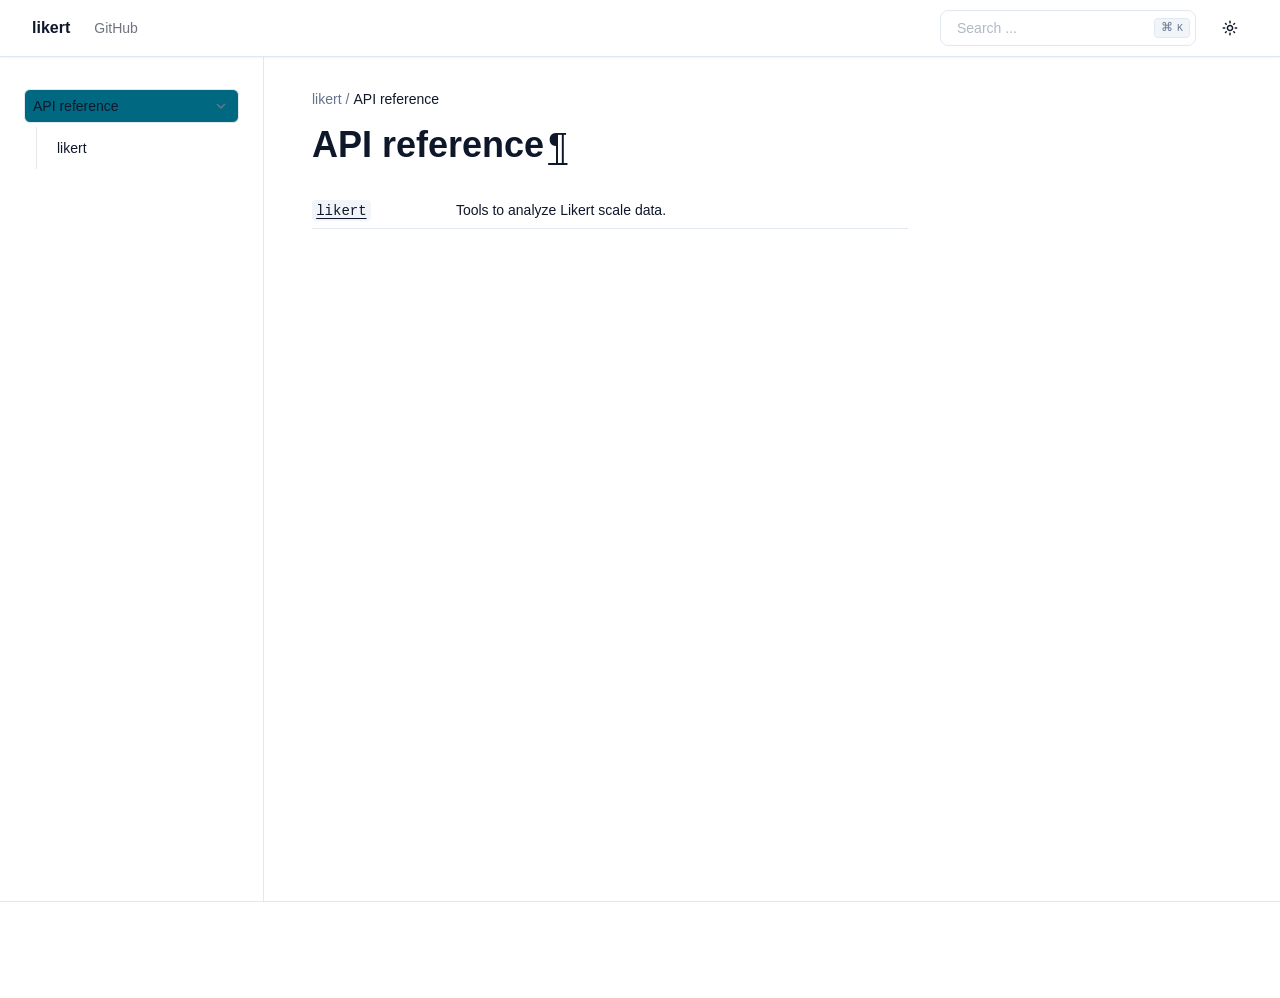
<file: api.html>
<!DOCTYPE html>

<html :class="{ 'dark' : darkMode === true }" data-content_root="./" lang="en" x-data="{ darkMode: $persist(window.matchMedia('(prefers-color-scheme: dark)').matches), activeSection: ''}">
<head>
<script>
    (function () {
      // Set initial color scheme
      if ((localStorage.getItem("_x_darkMode") === "true") || (window.matchMedia("(prefers-color-scheme: dark)").matches)) {
        document.documentElement.classList.add("dark");
      }

      // Watch for media preference changes
      window.matchMedia("(prefers-color-scheme: dark)").addEventListener("change", (event) => {
        localStorage.setItem("_x_darkMode", event.matches);
        document.documentElement.classList.toggle("dark", event.matches);
      });
    })();
  </script>
<meta content="width=device-width, initial-scale=1.0" name="viewport"/>
<meta charset="utf-8"/>
<meta content="#ffffff" media="(prefers-color-scheme: light)" name="theme-color"/>
<meta content="#030711" media="(prefers-color-scheme: dark)" name="theme-color"/>
<meta content="width=device-width, initial-scale=1" name="viewport"/>
<link href="api.html.md" rel="alternate" type="text/markdown"/>
<link href="llms.txt" rel="describedby" type="text/markdown"/>
<link href="api.html.md" rel="alternate" type="text/markdown"/>
<link href="llms.txt" rel="describedby"/>
<title>API reference | likert</title>
<meta content="API reference | likert" property="og:title"/>
<meta content="API reference | likert" name="twitter:title"/>
<link href="_static/pygments.css?v=d75fae25" rel="stylesheet" type="text/css"/>
<link href="_static/theme.css?v=009055c6" rel="stylesheet" type="text/css"/>
<link href="_static/sphinx_autodoc_typehints.css?v=057ac668" rel="stylesheet" type="text/css"/>
<link href="_static/copybutton.css?v=76b2166b" rel="stylesheet" type="text/css"/>
<link href="_static/epythet.css?v=4cb0829f" rel="stylesheet" type="text/css"/>
<link href="search.html" rel="search" title="Search"/>
<link href="genindex.html" rel="index" title="Index"/>
<link href="_autosummary/likert.html" rel="next" title="likert"/>
<link href="index.html" rel="prev" title="likert"/>
</head>
<body :class="{ 'overflow-hidden': showSidebar }" class="min-h-screen font-sans antialiased bg-background text-foreground" x-data="{ showSidebar: false, showScrollTop: false }">
<div @click.self="showSidebar = false" class="fixed inset-0 z-50 overflow-hidden bg-background/80 backdrop-blur-sm md:hidden" x-cloak="" x-show="showSidebar"></div><div class="relative flex flex-col min-h-screen" id="page"><a class="absolute top-0 left-0 z-[100] block bg-background p-4 text-xl transition -translate-x-full opacity-0 focus:translate-x-0 focus:opacity-100" href="#content">
      Skip to content
    </a><header class="sticky top-0 z-40 w-full border-b shadow-xs border-border bg-background/90 backdrop-blur"><div class="container flex items-center h-14">
<div class="hidden mr-4 md:flex">
<a class="flex items-center mr-6" href="index.html"><span class="hidden font-bold sm:inline-block text-clip whitespace-nowrap">likert</span>
</a><nav class="flex items-center gap-6 text-sm font-medium">
<a class="transition-colors hover:text-foreground/80 text-foreground/60" href="https://github.com/thorwhalen/likert" rel="noopener nofollow">GitHub</a>
</nav></div><button @click="showSidebar = true" class="inline-flex items-center justify-center h-10 px-0 py-2 mr-2 text-base font-medium transition-colors rounded-md hover:text-accent-foreground hover:bg-transparent md:hidden" type="button">
<svg aria-hidden="true" fill="currentColor" height="24" viewbox="0 96 960 960" width="24" xmlns="http://www.w3.org/2000/svg">
<path d="M152.587 825.087q-19.152 0-32.326-13.174t-13.174-32.326q0-19.152 13.174-32.326t32.326-13.174h440q19.152 0 32.326 13.174t13.174 32.326q0 19.152-13.174 32.326t-32.326 13.174h-440Zm0-203.587q-19.152 0-32.326-13.174T107.087 576q0-19.152 13.174-32.326t32.326-13.174h320q19.152 0 32.326 13.174T518.087 576q0 19.152-13.174 32.326T472.587 621.5h-320Zm0-203.587q-19.152 0-32.326-13.174t-13.174-32.326q0-19.152 13.174-32.326t32.326-13.174h440q19.152 0 32.326 13.174t13.174 32.326q0 19.152-13.174 32.326t-32.326 13.174h-440ZM708.913 576l112.174 112.174q12.674 12.674 12.674 31.826t-12.674 31.826Q808.413 764.5 789.261 764.5t-31.826-12.674l-144-144Q600 594.391 600 576t13.435-31.826l144-144q12.674-12.674 31.826-12.674t31.826 12.674q12.674 12.674 12.674 31.826t-12.674 31.826L708.913 576Z"></path>
</svg>
<span class="sr-only">Toggle navigation menu</span>
</button>
<div class="flex items-center justify-between flex-1 gap-2 sm:gap-4 md:justify-end">
<div class="flex-1 w-full md:w-auto md:flex-none"><form @keydown.k.window.meta="$refs.search.focus()" action="search.html" class="relative flex items-center group" id="searchbox" method="get">
<input aria-label="Search the docs" class="inline-flex items-center font-medium transition-colors bg-transparent focus-visible:outline-none focus-visible:ring-2 focus-visible:ring-ring focus-visible:ring-offset-2 ring-offset-background border border-input hover:bg-accent focus:bg-accent hover:text-accent-foreground focus:text-accent-foreground hover:placeholder-accent-foreground py-2 px-4 relative h-9 w-full justify-start rounded-[0.5rem] text-sm text-muted-foreground sm:pr-12 md:w-40 lg:w-64" id="search-input" name="q" placeholder="Search ..." type="search" x-ref="search"/>
<kbd class="pointer-events-none absolute right-1.5 top-2 hidden h-5 select-none text-muted-foreground items-center gap-1 rounded border border-border bg-muted px-1.5 font-mono text-[10px] font-medium opacity-100 sm:flex group-hover:bg-accent group-hover:text-accent-foreground">
<span class="text-xs">⌘</span>
    K
  </kbd>
</form>
</div>
<nav class="flex items-center gap-1">
<button @click="darkMode = !darkMode" class="relative inline-flex items-center justify-center px-0 text-sm font-medium transition-colors rounded-md hover:bg-accent hover:text-accent-foreground h-9 w-9" title="Toggle color scheme" type="button">
<svg class="absolute transition-all scale-100 rotate-0 dark:-rotate-90 dark:scale-0" fill="currentColor" height="16" viewbox="0 96 960 960" width="16" xmlns="http://www.w3.org/2000/svg">
<path d="M480 685q45.456 0 77.228-31.772Q589 621.456 589 576q0-45.456-31.772-77.228Q525.456 467 480 467q-45.456 0-77.228 31.772Q371 530.544 371 576q0 45.456 31.772 77.228Q434.544 685 480 685Zm0 91q-83 0-141.5-58.5T280 576q0-83 58.5-141.5T480 376q83 0 141.5 58.5T680 576q0 83-58.5 141.5T480 776ZM80 621.5q-19.152 0-32.326-13.174T34.5 576q0-19.152 13.174-32.326T80 530.5h80q19.152 0 32.326 13.174T205.5 576q0 19.152-13.174 32.326T160 621.5H80Zm720 0q-19.152 0-32.326-13.174T754.5 576q0-19.152 13.174-32.326T800 530.5h80q19.152 0 32.326 13.174T925.5 576q0 19.152-13.174 32.326T880 621.5h-80Zm-320-320q-19.152 0-32.326-13.174T434.5 256v-80q0-19.152 13.174-32.326T480 130.5q19.152 0 32.326 13.174T525.5 176v80q0 19.152-13.174 32.326T480 301.5Zm0 720q-19.152 0-32.326-13.17Q434.5 995.152 434.5 976v-80q0-19.152 13.174-32.326T480 850.5q19.152 0 32.326 13.174T525.5 896v80q0 19.152-13.174 32.33-13.174 13.17-32.326 13.17ZM222.174 382.065l-43-42Q165.5 327.391 166 308.239t13.174-33.065q13.435-13.674 32.587-13.674t32.065 13.674l42.239 43q12.674 13.435 12.555 31.706-.12 18.272-12.555 31.946-12.674 13.674-31.445 13.413-18.772-.261-32.446-13.174Zm494 494.761-42.239-43q-12.674-13.435-12.674-32.087t12.674-31.565Q686.609 756.5 705.38 757q18.772.5 32.446 13.174l43 41.761Q794.5 824.609 794 843.761t-13.174 33.065Q767.391 890.5 748.239 890.5t-32.065-13.674Zm-42-494.761Q660.5 369.391 661 350.62q.5-18.772 13.174-32.446l41.761-43Q728.609 261.5 747.761 262t33.065 13.174q13.674 13.435 13.674 32.587t-13.674 32.065l-43 42.239q-13.435 12.674-31.706 12.555-18.272-.12-31.946-12.555Zm-495 494.761Q165.5 863.391 165.5 844.239t13.674-32.065l43-42.239q13.435-12.674 32.087-12.674t31.565 12.674Q299.5 782.609 299 801.38q-.5 18.772-13.174 32.446l-41.761 43Q231.391 890.5 212.239 890t-33.065-13.174ZM480 576Z"></path>
</svg>
<svg class="absolute transition-all scale-0 rotate-90 dark:rotate-0 dark:scale-100" fill="currentColor" height="16" viewbox="0 96 960 960" width="16" xmlns="http://www.w3.org/2000/svg">
<path d="M480 936q-151 0-255.5-104.5T120 576q0-138 90-239.5T440 218q25-3 39 18t-1 44q-17 26-25.5 55t-8.5 61q0 90 63 153t153 63q31 0 61.5-9t54.5-25q21-14 43-1.5t19 39.5q-14 138-117.5 229T480 936Zm0-80q88 0 158-48.5T740 681q-20 5-40 8t-40 3q-123 0-209.5-86.5T364 396q0-20 3-40t8-40q-78 32-126.5 102T200 576q0 116 82 198t198 82Zm-10-270Z"></path>
</svg>
</button>
</nav>
</div>
</div>
</header>
<div class="flex-1"><div class="container md:grid md:grid-cols-[220px_minmax(0,1fr)] md:gap-6 lg:grid-cols-[240px_minmax(0,1fr)] lg:gap-10"><aside :aria-hidden="!showSidebar" :class="{ 'translate-x-0': showSidebar }" class="fixed inset-y-0 left-0 md:top-14 z-50 md:z-30 bg-background md:bg-transparent transition-all duration-100 -translate-x-full md:translate-x-0 ml-0 p-6 md:p-0 md:-ml-2 md:h-[calc(100vh-3.5rem)] w-5/6 md:w-full overflow-y-auto border-r border-border md:sticky" id="left-sidebar">
<a class="justify-start text-sm md:!hidden bg-background" href="index.html"><span class="font-bold text-clip whitespace-nowrap">likert</span>
</a>
<div class="relative overflow-hidden md:overflow-auto my-4 md:my-0">
<div class="overflow-y-auto h-full w-full relative pr-6"><nav class="flex md:hidden flex-col font-medium mt-4">
<a href="https://github.com/thorwhalen/likert" rel="nofollow noopener">GitHub</a>
</nav><nav class="table w-full min-w-full my-6 lg:my-8">
<ul class="current">
<li class="toctree-l1 current" x-data="{ expanded: $el.classList.contains('current') ? true : false }"><a :class="{ 'expanded' : expanded }" @click="expanded = !expanded" class="current reference internal expandable" href="#">API reference<button @click.prevent.stop="expanded = !expanded" type="button" x-cloak=""><span class="sr-only"></span><svg fill="currentColor" height="18px" stroke="none" viewbox="0 0 24 24" width="18px" xmlns="http://www.w3.org/2000/svg"><path d="M10 6L8.59 7.41 13.17 12l-4.58 4.59L10 18l6-6z"></path></svg></button></a><ul x-cloak="" x-show="expanded">
<li class="toctree-l2"><a class="reference internal" href="_autosummary/likert.html">likert</a></li>
</ul>
</li>
</ul>
</nav>
</div>
</div>
<button @click="showSidebar = false" class="absolute md:hidden right-4 top-4 rounded-sm opacity-70 transition-opacity hover:opacity-100" type="button">
<svg class="h-4 w-4" fill="currentColor" height="24" stroke="none" viewbox="0 96 960 960" width="24" xmlns="http://www.w3.org/2000/svg">
<path d="M480 632 284 828q-11 11-28 11t-28-11q-11-11-11-28t11-28l196-196-196-196q-11-11-11-28t11-28q11-11 28-11t28 11l196 196 196-196q11-11 28-11t28 11q11 11 11 28t-11 28L536 576l196 196q11 11 11 28t-11 28q-11 11-28 11t-28-11L480 632Z"></path>
</svg>
</button>
</aside>
<main class="relative py-6 lg:gap-10 lg:py-8 xl:grid xl:grid-cols-[1fr_300px]">
<div class="w-full min-w-0 mx-auto">
<nav aria-label="breadcrumbs" class="flex items-center mb-4 space-x-1 text-sm text-muted-foreground">
<a class="overflow-hidden text-ellipsis whitespace-nowrap hover:text-foreground" href="index.html">
<span class="hidden md:inline">likert</span>
<svg aria-label="Home" class="md:hidden" fill="currentColor" height="18" stroke="none" viewbox="0 96 960 960" width="18" xmlns="http://www.w3.org/2000/svg">
<path d="M240 856h120V616h240v240h120V496L480 316 240 496v360Zm-80 80V456l320-240 320 240v480H520V696h-80v240H160Zm320-350Z"></path>
</svg>
</a>
<div class="mr-1">/</div><span aria-current="page" class="font-medium text-foreground overflow-hidden text-ellipsis whitespace-nowrap">API reference</span>
</nav>
<div id="content" role="main">
<section id="api-reference">
<h1>API reference<a @click.prevent="window.navigator.clipboard.writeText($el.href); $el.setAttribute('data-tooltip', 'Copied!'); setTimeout(() =&gt; $el.setAttribute('data-tooltip', 'Copy link to this element'), 2000)" aria-label="Copy link to this element" class="headerlink" data-tooltip="Copy link to this element" href="#api-reference">¶</a></h1>
<table class="autosummary longtable docutils align-default">
<tbody>
<tr class="row-odd"><td><p><a class="reference internal" href="_autosummary/likert.html#module-likert" title="likert"><code class="xref py py-obj docutils literal notranslate"><span class="pre">likert</span></code></a></p></td>
<td><p>Tools to analyze Likert scale data.</p></td>
</tr>
</tbody>
</table>
</section>
</div></div>
</main>
</div>
</div><footer class="py-6 border-t border-border md:py-0">
<div class="container flex flex-col items-center justify-between gap-4 md:h-24 md:flex-row">
<div class="flex flex-col items-center gap-4 px-8 md:flex-row md:gap-2 md:px-0">
<p class="text-sm leading-loose text-center text-muted-foreground md:text-left"></p>
</div>
</div>
</footer>
</div>
<script src="_static/documentation_options.js?v=e3a6060d"></script>
<script src="_static/doctools.js?v=fd6eb6e6"></script>
<script src="_static/sphinx_highlight.js?v=6ffebe34"></script>
<script src="_static/clipboard.min.js?v=a7894cd8"></script>
<script src="_static/copybutton.js?v=fd10adb8"></script>
<script defer="defer" src="_static/theme.js?v=49cc6205"></script>
</body>
</html>
</file>
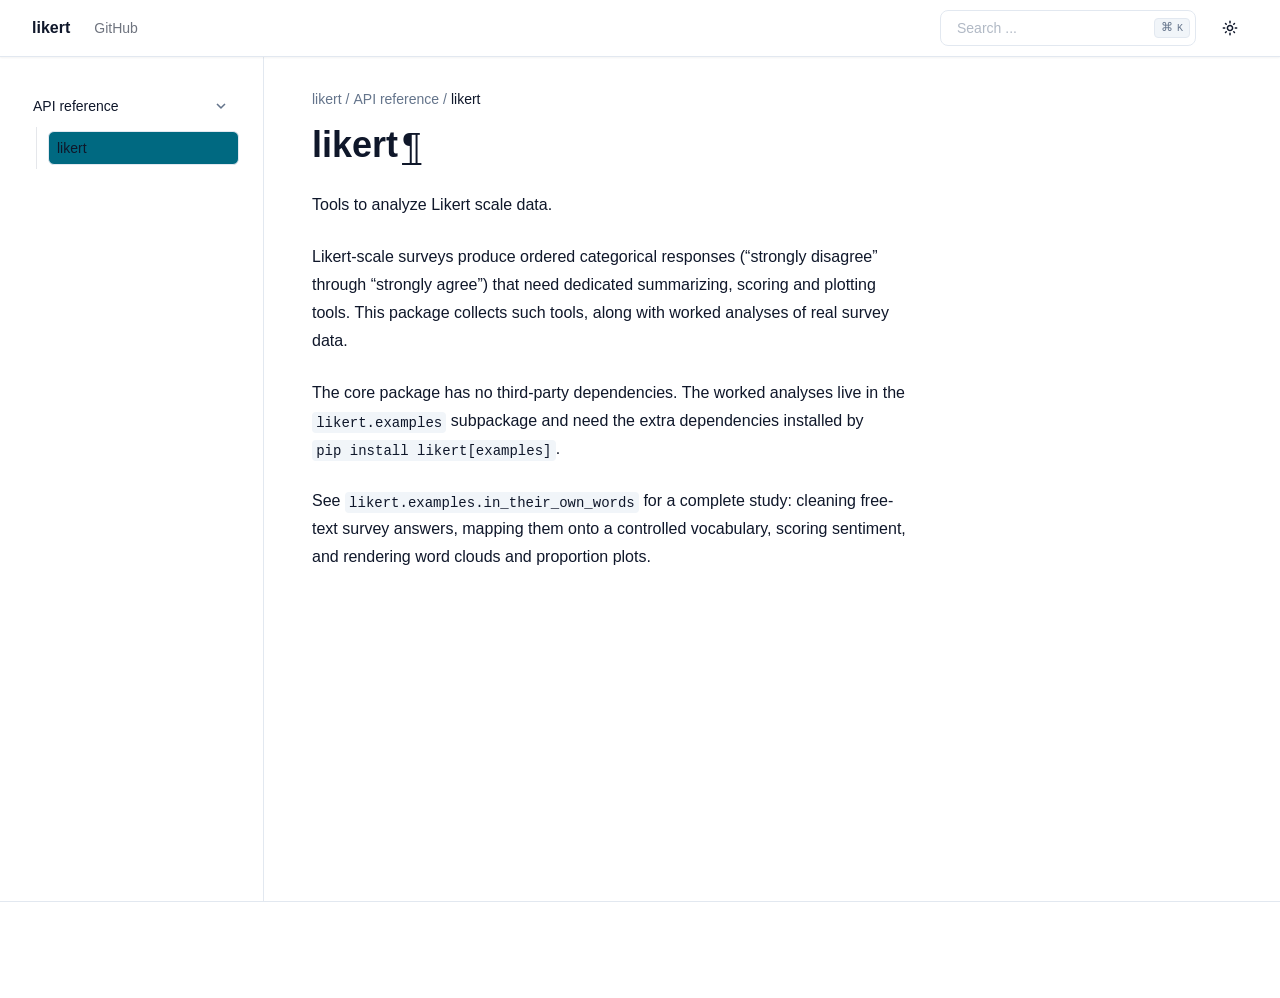
<file: _autosummary/likert.html>
<!DOCTYPE html>

<html :class="{ 'dark' : darkMode === true }" data-content_root="../" lang="en" x-data="{ darkMode: $persist(window.matchMedia('(prefers-color-scheme: dark)').matches), activeSection: ''}">
<head>
<script>
    (function () {
      // Set initial color scheme
      if ((localStorage.getItem("_x_darkMode") === "true") || (window.matchMedia("(prefers-color-scheme: dark)").matches)) {
        document.documentElement.classList.add("dark");
      }

      // Watch for media preference changes
      window.matchMedia("(prefers-color-scheme: dark)").addEventListener("change", (event) => {
        localStorage.setItem("_x_darkMode", event.matches);
        document.documentElement.classList.toggle("dark", event.matches);
      });
    })();
  </script>
<meta content="width=device-width, initial-scale=1.0" name="viewport"/>
<meta charset="utf-8"/>
<meta content="#ffffff" media="(prefers-color-scheme: light)" name="theme-color"/>
<meta content="#030711" media="(prefers-color-scheme: dark)" name="theme-color"/>
<meta content="width=device-width, initial-scale=1" name="viewport"/>
<link href="likert.html.md" rel="alternate" type="text/markdown"/>
<link href="../llms.txt" rel="describedby" type="text/markdown"/>
<link href="likert.html.md" rel="alternate" type="text/markdown"/>
<link href="llms.txt" rel="describedby"/>
<title>likert</title>
<meta content="likert" property="og:title"/>
<meta content="likert" name="twitter:title"/>
<link href="../_static/pygments.css?v=d75fae25" rel="stylesheet" type="text/css"/>
<link href="../_static/theme.css?v=009055c6" rel="stylesheet" type="text/css"/>
<link href="../_static/sphinx_autodoc_typehints.css?v=057ac668" rel="stylesheet" type="text/css"/>
<link href="../_static/copybutton.css?v=76b2166b" rel="stylesheet" type="text/css"/>
<link href="../_static/epythet.css?v=4cb0829f" rel="stylesheet" type="text/css"/>
<link href="../search.html" rel="search" title="Search"/>
<link href="../genindex.html" rel="index" title="Index"/>
<link href="../api.html" rel="prev" title="API reference"/>
</head>
<body :class="{ 'overflow-hidden': showSidebar }" class="min-h-screen font-sans antialiased bg-background text-foreground" x-data="{ showSidebar: false, showScrollTop: false }">
<div @click.self="showSidebar = false" class="fixed inset-0 z-50 overflow-hidden bg-background/80 backdrop-blur-sm md:hidden" x-cloak="" x-show="showSidebar"></div><div class="relative flex flex-col min-h-screen" id="page"><a class="absolute top-0 left-0 z-[100] block bg-background p-4 text-xl transition -translate-x-full opacity-0 focus:translate-x-0 focus:opacity-100" href="#content">
      Skip to content
    </a><header class="sticky top-0 z-40 w-full border-b shadow-xs border-border bg-background/90 backdrop-blur"><div class="container flex items-center h-14">
<div class="hidden mr-4 md:flex">
<a class="flex items-center mr-6" href="../index.html"><span class="hidden font-bold sm:inline-block text-clip whitespace-nowrap">likert</span>
</a><nav class="flex items-center gap-6 text-sm font-medium">
<a class="transition-colors hover:text-foreground/80 text-foreground/60" href="https://github.com/thorwhalen/likert" rel="noopener nofollow">GitHub</a>
</nav></div><button @click="showSidebar = true" class="inline-flex items-center justify-center h-10 px-0 py-2 mr-2 text-base font-medium transition-colors rounded-md hover:text-accent-foreground hover:bg-transparent md:hidden" type="button">
<svg aria-hidden="true" fill="currentColor" height="24" viewbox="0 96 960 960" width="24" xmlns="http://www.w3.org/2000/svg">
<path d="M152.587 825.087q-19.152 0-32.326-13.174t-13.174-32.326q0-19.152 13.174-32.326t32.326-13.174h440q19.152 0 32.326 13.174t13.174 32.326q0 19.152-13.174 32.326t-32.326 13.174h-440Zm0-203.587q-19.152 0-32.326-13.174T107.087 576q0-19.152 13.174-32.326t32.326-13.174h320q19.152 0 32.326 13.174T518.087 576q0 19.152-13.174 32.326T472.587 621.5h-320Zm0-203.587q-19.152 0-32.326-13.174t-13.174-32.326q0-19.152 13.174-32.326t32.326-13.174h440q19.152 0 32.326 13.174t13.174 32.326q0 19.152-13.174 32.326t-32.326 13.174h-440ZM708.913 576l112.174 112.174q12.674 12.674 12.674 31.826t-12.674 31.826Q808.413 764.5 789.261 764.5t-31.826-12.674l-144-144Q600 594.391 600 576t13.435-31.826l144-144q12.674-12.674 31.826-12.674t31.826 12.674q12.674 12.674 12.674 31.826t-12.674 31.826L708.913 576Z"></path>
</svg>
<span class="sr-only">Toggle navigation menu</span>
</button>
<div class="flex items-center justify-between flex-1 gap-2 sm:gap-4 md:justify-end">
<div class="flex-1 w-full md:w-auto md:flex-none"><form @keydown.k.window.meta="$refs.search.focus()" action="../search.html" class="relative flex items-center group" id="searchbox" method="get">
<input aria-label="Search the docs" class="inline-flex items-center font-medium transition-colors bg-transparent focus-visible:outline-none focus-visible:ring-2 focus-visible:ring-ring focus-visible:ring-offset-2 ring-offset-background border border-input hover:bg-accent focus:bg-accent hover:text-accent-foreground focus:text-accent-foreground hover:placeholder-accent-foreground py-2 px-4 relative h-9 w-full justify-start rounded-[0.5rem] text-sm text-muted-foreground sm:pr-12 md:w-40 lg:w-64" id="search-input" name="q" placeholder="Search ..." type="search" x-ref="search"/>
<kbd class="pointer-events-none absolute right-1.5 top-2 hidden h-5 select-none text-muted-foreground items-center gap-1 rounded border border-border bg-muted px-1.5 font-mono text-[10px] font-medium opacity-100 sm:flex group-hover:bg-accent group-hover:text-accent-foreground">
<span class="text-xs">⌘</span>
    K
  </kbd>
</form>
</div>
<nav class="flex items-center gap-1">
<button @click="darkMode = !darkMode" class="relative inline-flex items-center justify-center px-0 text-sm font-medium transition-colors rounded-md hover:bg-accent hover:text-accent-foreground h-9 w-9" title="Toggle color scheme" type="button">
<svg class="absolute transition-all scale-100 rotate-0 dark:-rotate-90 dark:scale-0" fill="currentColor" height="16" viewbox="0 96 960 960" width="16" xmlns="http://www.w3.org/2000/svg">
<path d="M480 685q45.456 0 77.228-31.772Q589 621.456 589 576q0-45.456-31.772-77.228Q525.456 467 480 467q-45.456 0-77.228 31.772Q371 530.544 371 576q0 45.456 31.772 77.228Q434.544 685 480 685Zm0 91q-83 0-141.5-58.5T280 576q0-83 58.5-141.5T480 376q83 0 141.5 58.5T680 576q0 83-58.5 141.5T480 776ZM80 621.5q-19.152 0-32.326-13.174T34.5 576q0-19.152 13.174-32.326T80 530.5h80q19.152 0 32.326 13.174T205.5 576q0 19.152-13.174 32.326T160 621.5H80Zm720 0q-19.152 0-32.326-13.174T754.5 576q0-19.152 13.174-32.326T800 530.5h80q19.152 0 32.326 13.174T925.5 576q0 19.152-13.174 32.326T880 621.5h-80Zm-320-320q-19.152 0-32.326-13.174T434.5 256v-80q0-19.152 13.174-32.326T480 130.5q19.152 0 32.326 13.174T525.5 176v80q0 19.152-13.174 32.326T480 301.5Zm0 720q-19.152 0-32.326-13.17Q434.5 995.152 434.5 976v-80q0-19.152 13.174-32.326T480 850.5q19.152 0 32.326 13.174T525.5 896v80q0 19.152-13.174 32.33-13.174 13.17-32.326 13.17ZM222.174 382.065l-43-42Q165.5 327.391 166 308.239t13.174-33.065q13.435-13.674 32.587-13.674t32.065 13.674l42.239 43q12.674 13.435 12.555 31.706-.12 18.272-12.555 31.946-12.674 13.674-31.445 13.413-18.772-.261-32.446-13.174Zm494 494.761-42.239-43q-12.674-13.435-12.674-32.087t12.674-31.565Q686.609 756.5 705.38 757q18.772.5 32.446 13.174l43 41.761Q794.5 824.609 794 843.761t-13.174 33.065Q767.391 890.5 748.239 890.5t-32.065-13.674Zm-42-494.761Q660.5 369.391 661 350.62q.5-18.772 13.174-32.446l41.761-43Q728.609 261.5 747.761 262t33.065 13.174q13.674 13.435 13.674 32.587t-13.674 32.065l-43 42.239q-13.435 12.674-31.706 12.555-18.272-.12-31.946-12.555Zm-495 494.761Q165.5 863.391 165.5 844.239t13.674-32.065l43-42.239q13.435-12.674 32.087-12.674t31.565 12.674Q299.5 782.609 299 801.38q-.5 18.772-13.174 32.446l-41.761 43Q231.391 890.5 212.239 890t-33.065-13.174ZM480 576Z"></path>
</svg>
<svg class="absolute transition-all scale-0 rotate-90 dark:rotate-0 dark:scale-100" fill="currentColor" height="16" viewbox="0 96 960 960" width="16" xmlns="http://www.w3.org/2000/svg">
<path d="M480 936q-151 0-255.5-104.5T120 576q0-138 90-239.5T440 218q25-3 39 18t-1 44q-17 26-25.5 55t-8.5 61q0 90 63 153t153 63q31 0 61.5-9t54.5-25q21-14 43-1.5t19 39.5q-14 138-117.5 229T480 936Zm0-80q88 0 158-48.5T740 681q-20 5-40 8t-40 3q-123 0-209.5-86.5T364 396q0-20 3-40t8-40q-78 32-126.5 102T200 576q0 116 82 198t198 82Zm-10-270Z"></path>
</svg>
</button>
</nav>
</div>
</div>
</header>
<div class="flex-1"><div class="container md:grid md:grid-cols-[220px_minmax(0,1fr)] md:gap-6 lg:grid-cols-[240px_minmax(0,1fr)] lg:gap-10"><aside :aria-hidden="!showSidebar" :class="{ 'translate-x-0': showSidebar }" class="fixed inset-y-0 left-0 md:top-14 z-50 md:z-30 bg-background md:bg-transparent transition-all duration-100 -translate-x-full md:translate-x-0 ml-0 p-6 md:p-0 md:-ml-2 md:h-[calc(100vh-3.5rem)] w-5/6 md:w-full overflow-y-auto border-r border-border md:sticky" id="left-sidebar">
<a class="justify-start text-sm md:!hidden bg-background" href="../index.html"><span class="font-bold text-clip whitespace-nowrap">likert</span>
</a>
<div class="relative overflow-hidden md:overflow-auto my-4 md:my-0">
<div class="overflow-y-auto h-full w-full relative pr-6"><nav class="flex md:hidden flex-col font-medium mt-4">
<a href="https://github.com/thorwhalen/likert" rel="nofollow noopener">GitHub</a>
</nav><nav class="table w-full min-w-full my-6 lg:my-8">
<ul class="current">
<li class="toctree-l1 current" x-data="{ expanded: $el.classList.contains('current') ? true : false }"><a :class="{ 'expanded' : expanded }" @click="expanded = !expanded" class="reference internal expandable" href="../api.html">API reference<button @click.prevent.stop="expanded = !expanded" type="button" x-cloak=""><span class="sr-only"></span><svg fill="currentColor" height="18px" stroke="none" viewbox="0 0 24 24" width="18px" xmlns="http://www.w3.org/2000/svg"><path d="M10 6L8.59 7.41 13.17 12l-4.58 4.59L10 18l6-6z"></path></svg></button></a><ul class="current" x-show="expanded">
<li class="toctree-l2 current"><a class="current reference internal" href="#">likert</a></li>
</ul>
</li>
</ul>
</nav>
</div>
</div>
<button @click="showSidebar = false" class="absolute md:hidden right-4 top-4 rounded-sm opacity-70 transition-opacity hover:opacity-100" type="button">
<svg class="h-4 w-4" fill="currentColor" height="24" stroke="none" viewbox="0 96 960 960" width="24" xmlns="http://www.w3.org/2000/svg">
<path d="M480 632 284 828q-11 11-28 11t-28-11q-11-11-11-28t11-28l196-196-196-196q-11-11-11-28t11-28q11-11 28-11t28 11l196 196 196-196q11-11 28-11t28 11q11 11 11 28t-11 28L536 576l196 196q11 11 11 28t-11 28q-11 11-28 11t-28-11L480 632Z"></path>
</svg>
</button>
</aside>
<main class="relative py-6 lg:gap-10 lg:py-8 xl:grid xl:grid-cols-[1fr_300px]">
<div class="w-full min-w-0 mx-auto">
<nav aria-label="breadcrumbs" class="flex items-center mb-4 space-x-1 text-sm text-muted-foreground">
<a class="overflow-hidden text-ellipsis whitespace-nowrap hover:text-foreground" href="../index.html">
<span class="hidden md:inline">likert</span>
<svg aria-label="Home" class="md:hidden" fill="currentColor" height="18" stroke="none" viewbox="0 96 960 960" width="18" xmlns="http://www.w3.org/2000/svg">
<path d="M240 856h120V616h240v240h120V496L480 316 240 496v360Zm-80 80V456l320-240 320 240v480H520V696h-80v240H160Zm320-350Z"></path>
</svg>
</a>
<div class="mr-1">/</div><a class="hover:text-foreground overflow-hidden text-ellipsis whitespace-nowrap" href="../api.html">API reference</a>
<div class="mr-1">/</div><span aria-current="page" class="font-medium text-foreground overflow-hidden text-ellipsis whitespace-nowrap">likert</span>
</nav>
<div id="content" role="main">
<section id="module-likert">
<span id="likert"></span><h1>likert<a @click.prevent="window.navigator.clipboard.writeText($el.href); $el.setAttribute('data-tooltip', 'Copied!'); setTimeout(() =&gt; $el.setAttribute('data-tooltip', 'Copy link to this element'), 2000)" aria-label="Copy link to this element" class="headerlink" data-tooltip="Copy link to this element" href="#module-likert">¶</a></h1>
<p>Tools to analyze Likert scale data.</p>
<p>Likert-scale surveys produce ordered categorical responses (“strongly disagree”
through “strongly agree”) that need dedicated summarizing, scoring and plotting
tools. This package collects such tools, along with worked analyses of real
survey data.</p>
<p>The core package has no third-party dependencies. The worked analyses live in
the <code class="docutils literal notranslate"><span class="pre">likert.examples</span></code> subpackage and need the extra dependencies installed by
<code class="docutils literal notranslate"><span class="pre">pip</span> <span class="pre">install</span> <span class="pre">likert[examples]</span></code>.</p>
<p>See <code class="docutils literal notranslate"><span class="pre">likert.examples.in_their_own_words</span></code> for a complete study: cleaning
free-text survey answers, mapping them onto a controlled vocabulary, scoring
sentiment, and rendering word clouds and proportion plots.</p>
</section>
</div></div>
</main>
</div>
</div><footer class="py-6 border-t border-border md:py-0">
<div class="container flex flex-col items-center justify-between gap-4 md:h-24 md:flex-row">
<div class="flex flex-col items-center gap-4 px-8 md:flex-row md:gap-2 md:px-0">
<p class="text-sm leading-loose text-center text-muted-foreground md:text-left"></p>
</div>
</div>
</footer>
</div>
<script src="../_static/documentation_options.js?v=e3a6060d"></script>
<script src="../_static/doctools.js?v=fd6eb6e6"></script>
<script src="../_static/sphinx_highlight.js?v=6ffebe34"></script>
<script src="../_static/clipboard.min.js?v=a7894cd8"></script>
<script src="../_static/copybutton.js?v=fd10adb8"></script>
<script defer="defer" src="../_static/theme.js?v=49cc6205"></script>
</body>
</html>
</file>
<file: _static/pygments.css>
pre { line-height: 125%; }
td.linenos .normal { color: #666666; background-color: transparent; padding-left: 5px; padding-right: 5px; }
span.linenos { color: #666666; background-color: transparent; padding-left: 5px; padding-right: 5px; }
td.linenos .special { color: #000000; background-color: #ffffc0; padding-left: 5px; padding-right: 5px; }
span.linenos.special { color: #000000; background-color: #ffffc0; padding-left: 5px; padding-right: 5px; }
.highlight .hll { background-color: #ffffcc }
.highlight { background: #f0f0f0; }
.highlight .c { color: #60A0B0; font-style: italic } /* Comment */
.highlight .err { border: 1px solid #F00 } /* Error */
.highlight .k { color: #007020; font-weight: bold } /* Keyword */
.highlight .o { color: #666 } /* Operator */
.highlight .ch { color: #60A0B0; font-style: italic } /* Comment.Hashbang */
.highlight .cm { color: #60A0B0; font-style: italic } /* Comment.Multiline */
.highlight .cp { color: #007020 } /* Comment.Preproc */
.highlight .cpf { color: #60A0B0; font-style: italic } /* Comment.PreprocFile */
.highlight .c1 { color: #60A0B0; font-style: italic } /* Comment.Single */
.highlight .cs { color: #60A0B0; background-color: #FFF0F0 } /* Comment.Special */
.highlight .gd { color: #A00000 } /* Generic.Deleted */
.highlight .ge { font-style: italic } /* Generic.Emph */
.highlight .ges { font-weight: bold; font-style: italic } /* Generic.EmphStrong */
.highlight .gr { color: #F00 } /* Generic.Error */
.highlight .gh { color: #000080; font-weight: bold } /* Generic.Heading */
.highlight .gi { color: #00A000 } /* Generic.Inserted */
.highlight .go { color: #888 } /* Generic.Output */
.highlight .gp { color: #C65D09; font-weight: bold } /* Generic.Prompt */
.highlight .gs { font-weight: bold } /* Generic.Strong */
.highlight .gu { color: #800080; font-weight: bold } /* Generic.Subheading */
.highlight .gt { color: #04D } /* Generic.Traceback */
.highlight .kc { color: #007020; font-weight: bold } /* Keyword.Constant */
.highlight .kd { color: #007020; font-weight: bold } /* Keyword.Declaration */
.highlight .kn { color: #007020; font-weight: bold } /* Keyword.Namespace */
.highlight .kp { color: #007020 } /* Keyword.Pseudo */
.highlight .kr { color: #007020; font-weight: bold } /* Keyword.Reserved */
.highlight .kt { color: #902000 } /* Keyword.Type */
.highlight .m { color: #40A070 } /* Literal.Number */
.highlight .s { color: #4070A0 } /* Literal.String */
.highlight .na { color: #4070A0 } /* Name.Attribute */
.highlight .nb { color: #007020 } /* Name.Builtin */
.highlight .nc { color: #0E84B5; font-weight: bold } /* Name.Class */
.highlight .no { color: #60ADD5 } /* Name.Constant */
.highlight .nd { color: #555; font-weight: bold } /* Name.Decorator */
.highlight .ni { color: #D55537; font-weight: bold } /* Name.Entity */
.highlight .ne { color: #007020 } /* Name.Exception */
.highlight .nf { color: #06287E } /* Name.Function */
.highlight .nl { color: #002070; font-weight: bold } /* Name.Label */
.highlight .nn { color: #0E84B5; font-weight: bold } /* Name.Namespace */
.highlight .nt { color: #062873; font-weight: bold } /* Name.Tag */
.highlight .nv { color: #BB60D5 } /* Name.Variable */
.highlight .ow { color: #007020; font-weight: bold } /* Operator.Word */
.highlight .w { color: #BBB } /* Text.Whitespace */
.highlight .mb { color: #40A070 } /* Literal.Number.Bin */
.highlight .mf { color: #40A070 } /* Literal.Number.Float */
.highlight .mh { color: #40A070 } /* Literal.Number.Hex */
.highlight .mi { color: #40A070 } /* Literal.Number.Integer */
.highlight .mo { color: #40A070 } /* Literal.Number.Oct */
.highlight .sa { color: #4070A0 } /* Literal.String.Affix */
.highlight .sb { color: #4070A0 } /* Literal.String.Backtick */
.highlight .sc { color: #4070A0 } /* Literal.String.Char */
.highlight .dl { color: #4070A0 } /* Literal.String.Delimiter */
.highlight .sd { color: #4070A0; font-style: italic } /* Literal.String.Doc */
.highlight .s2 { color: #4070A0 } /* Literal.String.Double */
.highlight .se { color: #4070A0; font-weight: bold } /* Literal.String.Escape */
.highlight .sh { color: #4070A0 } /* Literal.String.Heredoc */
.highlight .si { color: #70A0D0; font-style: italic } /* Literal.String.Interpol */
.highlight .sx { color: #C65D09 } /* Literal.String.Other */
.highlight .sr { color: #235388 } /* Literal.String.Regex */
.highlight .s1 { color: #4070A0 } /* Literal.String.Single */
.highlight .ss { color: #517918 } /* Literal.String.Symbol */
.highlight .bp { color: #007020 } /* Name.Builtin.Pseudo */
.highlight .fm { color: #06287E } /* Name.Function.Magic */
.highlight .vc { color: #BB60D5 } /* Name.Variable.Class */
.highlight .vg { color: #BB60D5 } /* Name.Variable.Global */
.highlight .vi { color: #BB60D5 } /* Name.Variable.Instance */
.highlight .vm { color: #BB60D5 } /* Name.Variable.Magic */
.highlight .il { color: #40A070 } /* Literal.Number.Integer.Long */
</file>
<file: _static/theme.css>
@font-face{font-family:JetBrains Mono;font-style:italic;font-display:swap;font-weight:400;src:url(86dc76ee7f2ea282.woff2)format("woff2"),url(fa8c7e373fc88056.woff)format("woff")}@font-face{font-family:JetBrains Mono;font-style:normal;font-display:swap;font-weight:400;src:url(db9d659a1acad1e2.woff2)format("woff2"),url(b0c7be19efb5c878.woff)format("woff")}@font-face{font-family:JetBrains Mono;font-style:italic;font-display:swap;font-weight:500;src:url(88c52b7d52bec6f6.woff2)format("woff2"),url(8d70e9f61dd16568.woff)format("woff")}@font-face{font-family:JetBrains Mono;font-style:normal;font-display:swap;font-weight:500;src:url(af2e87f5d61b5665.woff2)format("woff2"),url(24c9023ab96a0da6.woff)format("woff")}@font-face{font-family:JetBrains Mono;font-style:italic;font-display:swap;font-weight:700;src:url(92fb68b158d9f3e0.woff2)format("woff2"),url(92b75b3f180e9af3.woff)format("woff")}@font-face{font-family:JetBrains Mono;font-style:normal;font-display:swap;font-weight:700;src:url(9545a3d1fceacf5c.woff2)format("woff2"),url(c9484cdebe55df66.woff)format("woff")}@layer properties{@supports (((-webkit-hyphens:none)) and (not (margin-trim:inline))) or ((-moz-orient:inline) and (not (color:rgb(from red r g b)))){*,:after,:before{--tw-font-weight:initial;--tw-translate-x:0;--tw-translate-y:0;--tw-translate-z:0;--tw-scale-x:1;--tw-scale-y:1;--tw-scale-z:1;--tw-rotate-x:initial;--tw-rotate-y:initial;--tw-rotate-z:initial;--tw-skew-x:initial;--tw-skew-y:initial;--tw-space-y-reverse:0;--tw-space-x-reverse:0;--tw-border-style:solid;--tw-leading:initial;--tw-shadow:0 0 transparent;--tw-shadow-color:initial;--tw-shadow-alpha:100%;--tw-inset-shadow:0 0 transparent;--tw-inset-shadow-color:initial;--tw-inset-shadow-alpha:100%;--tw-ring-color:initial;--tw-ring-shadow:0 0 transparent;--tw-inset-ring-color:initial;--tw-inset-ring-shadow:0 0 transparent;--tw-ring-inset:initial;--tw-ring-offset-width:0px;--tw-ring-offset-color:#fff;--tw-ring-offset-shadow:0 0 transparent;--tw-backdrop-blur:initial;--tw-backdrop-brightness:initial;--tw-backdrop-contrast:initial;--tw-backdrop-grayscale:initial;--tw-backdrop-hue-rotate:initial;--tw-backdrop-invert:initial;--tw-backdrop-opacity:initial;--tw-backdrop-saturate:initial;--tw-backdrop-sepia:initial;--tw-duration:initial;--tw-blur:initial;--tw-brightness:initial;--tw-contrast:initial;--tw-grayscale:initial;--tw-hue-rotate:initial;--tw-invert:initial;--tw-opacity:initial;--tw-saturate:initial;--tw-sepia:initial;--tw-drop-shadow:initial;--tw-drop-shadow-color:initial;--tw-drop-shadow-alpha:100%;--tw-drop-shadow-size:initial;--tw-tracking:initial;--tw-content:"";--tw-ease:initial}::-ms-backdrop{--tw-font-weight:initial;--tw-translate-x:0;--tw-translate-y:0;--tw-translate-z:0;--tw-scale-x:1;--tw-scale-y:1;--tw-scale-z:1;--tw-rotate-x:initial;--tw-rotate-y:initial;--tw-rotate-z:initial;--tw-skew-x:initial;--tw-skew-y:initial;--tw-space-y-reverse:0;--tw-space-x-reverse:0;--tw-border-style:solid;--tw-leading:initial;--tw-shadow:0 0 transparent;--tw-shadow-color:initial;--tw-shadow-alpha:100%;--tw-inset-shadow:0 0 transparent;--tw-inset-shadow-color:initial;--tw-inset-shadow-alpha:100%;--tw-ring-color:initial;--tw-ring-shadow:0 0 transparent;--tw-inset-ring-color:initial;--tw-inset-ring-shadow:0 0 transparent;--tw-ring-inset:initial;--tw-ring-offset-width:0px;--tw-ring-offset-color:#fff;--tw-ring-offset-shadow:0 0 transparent;--tw-backdrop-blur:initial;--tw-backdrop-brightness:initial;--tw-backdrop-contrast:initial;--tw-backdrop-grayscale:initial;--tw-backdrop-hue-rotate:initial;--tw-backdrop-invert:initial;--tw-backdrop-opacity:initial;--tw-backdrop-saturate:initial;--tw-backdrop-sepia:initial;--tw-duration:initial;--tw-blur:initial;--tw-brightness:initial;--tw-contrast:initial;--tw-grayscale:initial;--tw-hue-rotate:initial;--tw-invert:initial;--tw-opacity:initial;--tw-saturate:initial;--tw-sepia:initial;--tw-drop-shadow:initial;--tw-drop-shadow-color:initial;--tw-drop-shadow-alpha:100%;--tw-drop-shadow-size:initial;--tw-tracking:initial;--tw-content:"";--tw-ease:initial}::backdrop{--tw-font-weight:initial;--tw-translate-x:0;--tw-translate-y:0;--tw-translate-z:0;--tw-scale-x:1;--tw-scale-y:1;--tw-scale-z:1;--tw-rotate-x:initial;--tw-rotate-y:initial;--tw-rotate-z:initial;--tw-skew-x:initial;--tw-skew-y:initial;--tw-space-y-reverse:0;--tw-space-x-reverse:0;--tw-border-style:solid;--tw-leading:initial;--tw-shadow:0 0 transparent;--tw-shadow-color:initial;--tw-shadow-alpha:100%;--tw-inset-shadow:0 0 transparent;--tw-inset-shadow-color:initial;--tw-inset-shadow-alpha:100%;--tw-ring-color:initial;--tw-ring-shadow:0 0 transparent;--tw-inset-ring-color:initial;--tw-inset-ring-shadow:0 0 transparent;--tw-ring-inset:initial;--tw-ring-offset-width:0px;--tw-ring-offset-color:#fff;--tw-ring-offset-shadow:0 0 transparent;--tw-backdrop-blur:initial;--tw-backdrop-brightness:initial;--tw-backdrop-contrast:initial;--tw-backdrop-grayscale:initial;--tw-backdrop-hue-rotate:initial;--tw-backdrop-invert:initial;--tw-backdrop-opacity:initial;--tw-backdrop-saturate:initial;--tw-backdrop-sepia:initial;--tw-duration:initial;--tw-blur:initial;--tw-brightness:initial;--tw-contrast:initial;--tw-grayscale:initial;--tw-hue-rotate:initial;--tw-invert:initial;--tw-opacity:initial;--tw-saturate:initial;--tw-sepia:initial;--tw-drop-shadow:initial;--tw-drop-shadow-color:initial;--tw-drop-shadow-alpha:100%;--tw-drop-shadow-size:initial;--tw-tracking:initial;--tw-content:"";--tw-ease:initial}}}@layer theme{:root{--font-sans:-apple-system, BlinkMacSystemFont, "Segoe UI", Roboto, "Helvetica Neue", "Noto Sans", Arial, sans-serif, "Apple Color Emoji", "Segoe UI Emoji", "Segoe UI Symbol", "Noto Color Emoji";--font-mono:JetBrainsMono, ui-monospace, SFMono-Regular, Menlo, Monaco, Consolas, "Liberation Mono", "Courier New", monospace;--color-red-50:#fef2f2;--color-red-100:#ffe2e2;--color-red-200:#ffcaca;--color-red-400:#ff6568;--color-red-500:#fb2c36;--color-red-600:#e40014;--color-red-700:#bf000f;--color-red-900:#82181a;--color-yellow-50:#fefce8;--color-yellow-100:#fef9c2;--color-yellow-400:#fac800;--color-yellow-500:#edb200;--color-yellow-600:#cd8900;--color-yellow-900:#733e0a;--color-green-50:#f0fdf4;--color-green-100:#dcfce7;--color-green-200:#b9f8cf;--color-green-400:#05df72;--color-green-500:#00c758;--color-green-600:#00a544;--color-green-900:#0d542b;--color-sky-50:#f0f9ff;--color-sky-100:#dff2fe;--color-sky-600:#0084cc;--color-sky-900:#024a70;--color-blue-400:#54a2ff;--color-slate-700:#314158;--color-gray-200:#e5e7eb;--color-gray-700:#364153;--color-gray-950:#030712;--color-neutral-800:#262626;--color-white:#fff;--spacing:.25rem;--text-xs:.75rem;--text-xs--line-height:calc(1 / .75);--text-sm:.875rem;--text-sm--line-height:calc(1.25 / .875);--text-base:1rem;--text-base--line-height:calc(1.5);--text-lg:1.125rem;--text-lg--line-height:calc(1.75 / 1.125);--text-xl:1.25rem;--text-xl--line-height:calc(1.4);--text-2xl:1.5rem;--text-2xl--line-height:calc(2 / 1.5);--text-3xl:1.875rem;--text-3xl--line-height:calc(1.2);--text-4xl:2.25rem;--text-4xl--line-height:calc(2.5 / 2.25);--font-weight-normal:400;--font-weight-medium:500;--font-weight-semibold:600;--font-weight-bold:700;--tracking-wide:.025em;--leading-loose:2;--radius-sm:calc(-4px + var(--radius));--radius-md:calc(-2px + var(--radius));--radius-lg:var(--radius);--ease-in-out:cubic-bezier(.4, 0, .2, 1);--blur-sm:8px;--default-transition-duration:.15s;--default-transition-timing-function:cubic-bezier(.4, 0, .2, 1);--default-font-family:var(--font-sans);--default-mono-font-family:var(--font-mono);--color-border:hsl(var(--border));--color-input:hsl(var(--input));--color-ring:hsl(var(--ring));--color-background:hsl(var(--background));--color-foreground:hsl(var(--foreground));--color-primary:hsl(var(--primary));--color-muted:hsl(var(--muted));--color-muted-foreground:hsl(var(--muted-foreground));--color-accent:hsl(var(--accent));--color-accent-foreground:hsl(var(--accent-foreground))}@supports (color:lab(0% 0 0)){:root{--color-red-50:lab(96.5005% 4.18508 1.52328);--color-red-100:lab(92.243% 10.2865 3.83865);--color-red-200:lab(86.017% 19.8815 7.75869);--color-red-400:lab(63.7053% 60.745 31.3109);--color-red-500:lab(55.4814% 75.0732 48.8528);--color-red-600:lab(48.4493% 77.4328 61.5452);--color-red-700:lab(40.4273% 67.2623 53.7441);--color-red-900:lab(28.5139% 44.5539 29.0463);--color-yellow-50:lab(98.6846% -1.79055 9.7766);--color-yellow-100:lab(97.3564% -4.51407 27.344);--color-yellow-400:lab(83.2664% 8.65132 106.895);--color-yellow-500:lab(76.3898% 14.5258 98.4589);--color-yellow-600:lab(62.7799% 22.4197 86.1544);--color-yellow-900:lab(32.3865% 21.1273 38.5959);--color-green-50:lab(98.1563% -5.60117 2.75915);--color-green-100:lab(96.1861% -13.8464 6.52365);--color-green-200:lab(92.4222% -26.4702 12.9427);--color-green-400:lab(78.503% -64.9265 39.7492);--color-green-500:lab(70.5521% -66.5147 45.8073);--color-green-600:lab(59.0978% -58.6621 41.2579);--color-green-900:lab(30.797% -29.6927 17.382);--color-sky-50:lab(97.3623% -2.33802 -4.13098);--color-sky-100:lab(94.3709% -4.56053 -8.23453);--color-sky-600:lab(51.7754% -11.4712 -49.8349);--color-sky-900:lab(29.1959% -8.34689 -28.2453);--color-blue-400:lab(65.0361% -1.42065 -56.9802);--color-slate-700:lab(26.9569% -1.47016 -15.6993);--color-gray-200:lab(91.6229% -.159115 -2.26791);--color-gray-700:lab(27.1134% -.956401 -12.3224);--color-gray-950:lab(1.90334% .278696 -5.48866);--color-neutral-800:lab(15.204% 0 -.00000596046)}}:host{--font-sans:-apple-system, BlinkMacSystemFont, "Segoe UI", Roboto, "Helvetica Neue", "Noto Sans", Arial, sans-serif, "Apple Color Emoji", "Segoe UI Emoji", "Segoe UI Symbol", "Noto Color Emoji";--font-mono:JetBrainsMono, ui-monospace, SFMono-Regular, Menlo, Monaco, Consolas, "Liberation Mono", "Courier New", monospace;--color-red-50:#fef2f2;--color-red-100:#ffe2e2;--color-red-200:#ffcaca;--color-red-400:#ff6568;--color-red-500:#fb2c36;--color-red-600:#e40014;--color-red-700:#bf000f;--color-red-900:#82181a;--color-yellow-50:#fefce8;--color-yellow-100:#fef9c2;--color-yellow-400:#fac800;--color-yellow-500:#edb200;--color-yellow-600:#cd8900;--color-yellow-900:#733e0a;--color-green-50:#f0fdf4;--color-green-100:#dcfce7;--color-green-200:#b9f8cf;--color-green-400:#05df72;--color-green-500:#00c758;--color-green-600:#00a544;--color-green-900:#0d542b;--color-sky-50:#f0f9ff;--color-sky-100:#dff2fe;--color-sky-600:#0084cc;--color-sky-900:#024a70;--color-blue-400:#54a2ff;--color-slate-700:#314158;--color-gray-200:#e5e7eb;--color-gray-700:#364153;--color-gray-950:#030712;--color-neutral-800:#262626;--color-white:#fff;--spacing:.25rem;--text-xs:.75rem;--text-xs--line-height:calc(1 / .75);--text-sm:.875rem;--text-sm--line-height:calc(1.25 / .875);--text-base:1rem;--text-base--line-height:calc(1.5);--text-lg:1.125rem;--text-lg--line-height:calc(1.75 / 1.125);--text-xl:1.25rem;--text-xl--line-height:calc(1.4);--text-2xl:1.5rem;--text-2xl--line-height:calc(2 / 1.5);--text-3xl:1.875rem;--text-3xl--line-height:calc(1.2);--text-4xl:2.25rem;--text-4xl--line-height:calc(2.5 / 2.25);--font-weight-normal:400;--font-weight-medium:500;--font-weight-semibold:600;--font-weight-bold:700;--tracking-wide:.025em;--leading-loose:2;--radius-sm:calc(-4px + var(--radius));--radius-md:calc(-2px + var(--radius));--radius-lg:var(--radius);--ease-in-out:cubic-bezier(.4, 0, .2, 1);--blur-sm:8px;--default-transition-duration:.15s;--default-transition-timing-function:cubic-bezier(.4, 0, .2, 1);--default-font-family:var(--font-sans);--default-mono-font-family:var(--font-mono);--color-border:hsl(var(--border));--color-input:hsl(var(--input));--color-ring:hsl(var(--ring));--color-background:hsl(var(--background));--color-foreground:hsl(var(--foreground));--color-primary:hsl(var(--primary));--color-muted:hsl(var(--muted));--color-muted-foreground:hsl(var(--muted-foreground));--color-accent:hsl(var(--accent));--color-accent-foreground:hsl(var(--accent-foreground))}@supports (color:lab(0% 0 0)){:host{--color-red-50:lab(96.5005% 4.18508 1.52328);--color-red-100:lab(92.243% 10.2865 3.83865);--color-red-200:lab(86.017% 19.8815 7.75869);--color-red-400:lab(63.7053% 60.745 31.3109);--color-red-500:lab(55.4814% 75.0732 48.8528);--color-red-600:lab(48.4493% 77.4328 61.5452);--color-red-700:lab(40.4273% 67.2623 53.7441);--color-red-900:lab(28.5139% 44.5539 29.0463);--color-yellow-50:lab(98.6846% -1.79055 9.7766);--color-yellow-100:lab(97.3564% -4.51407 27.344);--color-yellow-400:lab(83.2664% 8.65132 106.895);--color-yellow-500:lab(76.3898% 14.5258 98.4589);--color-yellow-600:lab(62.7799% 22.4197 86.1544);--color-yellow-900:lab(32.3865% 21.1273 38.5959);--color-green-50:lab(98.1563% -5.60117 2.75915);--color-green-100:lab(96.1861% -13.8464 6.52365);--color-green-200:lab(92.4222% -26.4702 12.9427);--color-green-400:lab(78.503% -64.9265 39.7492);--color-green-500:lab(70.5521% -66.5147 45.8073);--color-green-600:lab(59.0978% -58.6621 41.2579);--color-green-900:lab(30.797% -29.6927 17.382);--color-sky-50:lab(97.3623% -2.33802 -4.13098);--color-sky-100:lab(94.3709% -4.56053 -8.23453);--color-sky-600:lab(51.7754% -11.4712 -49.8349);--color-sky-900:lab(29.1959% -8.34689 -28.2453);--color-blue-400:lab(65.0361% -1.42065 -56.9802);--color-slate-700:lab(26.9569% -1.47016 -15.6993);--color-gray-200:lab(91.6229% -.159115 -2.26791);--color-gray-700:lab(27.1134% -.956401 -12.3224);--color-gray-950:lab(1.90334% .278696 -5.48866);--color-neutral-800:lab(15.204% 0 -.00000596046)}}}@layer base{*,:after,:before{box-sizing:border-box;border:0 solid;margin:0;padding:0}::-ms-backdrop{box-sizing:border-box;border:0 solid;margin:0;padding:0}::backdrop{box-sizing:border-box;border:0 solid;margin:0;padding:0}::-webkit-file-upload-button{box-sizing:border-box;border:0 solid;margin:0;padding:0}::-ms-browse{box-sizing:border-box;border:0 solid;margin:0;padding:0}::file-selector-button{box-sizing:border-box;border:0 solid;margin:0;padding:0}html{-webkit-text-size-adjust:100%;-moz-tab-size:4;tab-size:4;line-height:1.5;font-family:var(--default-font-family,-apple-system,BlinkMacSystemFont,"Segoe UI",Roboto,"Helvetica Neue","Noto Sans",Arial,sans-serif,"Apple Color Emoji","Segoe UI Emoji","Segoe UI Symbol","Noto Color Emoji");font-feature-settings:var(--default-font-feature-settings,normal);font-variation-settings:var(--default-font-variation-settings,normal);-webkit-tap-highlight-color:transparent}:host{-webkit-text-size-adjust:100%;-moz-tab-size:4;tab-size:4;line-height:1.5;font-family:var(--default-font-family,-apple-system,BlinkMacSystemFont,"Segoe UI",Roboto,"Helvetica Neue","Noto Sans",Arial,sans-serif,"Apple Color Emoji","Segoe UI Emoji","Segoe UI Symbol","Noto Color Emoji");font-feature-settings:var(--default-font-feature-settings,normal);font-variation-settings:var(--default-font-variation-settings,normal);-webkit-tap-highlight-color:transparent}hr{height:0;color:inherit;border-top-width:1px}abbr:where([title]){-webkit-text-decoration:underline dotted;text-decoration:underline dotted}h1,h2,h3,h4,h5,h6{font-size:inherit;font-weight:inherit}a{color:inherit;-webkit-text-decoration:inherit;-webkit-text-decoration:inherit;text-decoration:inherit}b,strong{font-weight:bolder}code,kbd,pre,samp{font-family:var(--default-mono-font-family,ui-monospace,SFMono-Regular,Menlo,Monaco,Consolas,"Liberation Mono","Courier New",monospace);font-feature-settings:var(--default-mono-font-feature-settings,normal);font-variation-settings:var(--default-mono-font-variation-settings,normal);font-size:1em}small{font-size:80%}sub,sup{vertical-align:baseline;font-size:75%;line-height:0;position:relative}sub{bottom:-.25em}sup{top:-.5em}table{text-indent:0;border-color:inherit;border-collapse:collapse}:-moz-focusring:where(:not(iframe)){outline:auto}progress{vertical-align:baseline}summary{display:list-item}menu,ol,ul{list-style:none}audio,canvas,embed,iframe,img,object,svg,video{vertical-align:middle;display:block}img,video{max-width:100%;height:auto}button,input,optgroup,select,textarea{font:inherit;font-feature-settings:inherit;font-variation-settings:inherit;letter-spacing:inherit;color:inherit;opacity:1;background-color:transparent;border-radius:0}::-webkit-file-upload-button{font:inherit;font-feature-settings:inherit;font-variation-settings:inherit;letter-spacing:inherit;color:inherit;opacity:1;background-color:transparent;border-radius:0}::-ms-browse{font:inherit;font-feature-settings:inherit;font-variation-settings:inherit;letter-spacing:inherit;color:inherit;opacity:1;background-color:transparent;border-radius:0}::file-selector-button{font:inherit;font-feature-settings:inherit;font-variation-settings:inherit;letter-spacing:inherit;color:inherit;opacity:1;background-color:transparent;border-radius:0}:where(select:-webkit-any([multiple],[size])) optgroup{font-weight:bolder}:where(select:-moz-any([multiple],[size])) optgroup{font-weight:bolder}:where(select:is([multiple],[size])) optgroup{font-weight:bolder}:where(select:-webkit-any([multiple],[size])) optgroup option:not(:-webkit-any(:lang(ae),:lang(ar),:lang(arc),:lang(bcc),:lang(bqi),:lang(ckb),:lang(dv),:lang(fa),:lang(glk),:lang(he),:lang(ku),:lang(mzn),:lang(nqo),:lang(pnb),:lang(ps),:lang(sd),:lang(ug),:lang(ur),:lang(yi))){padding-left:20px}:where(select:-moz-any([multiple],[size])) optgroup option:not(:-moz-any(:lang(ae),:lang(ar),:lang(arc),:lang(bcc),:lang(bqi),:lang(ckb),:lang(dv),:lang(fa),:lang(glk),:lang(he),:lang(ku),:lang(mzn),:lang(nqo),:lang(pnb),:lang(ps),:lang(sd),:lang(ug),:lang(ur),:lang(yi))){padding-left:20px}:where(select:is([multiple],[size])) optgroup option:not(:is(:lang(ae),:lang(ar),:lang(arc),:lang(bcc),:lang(bqi),:lang(ckb),:lang(dv),:lang(fa),:lang(glk),:lang(he),:lang(ku),:lang(mzn),:lang(nqo),:lang(pnb),:lang(ps),:lang(sd),:lang(ug),:lang(ur),:lang(yi))){padding-left:20px}:where(select:-webkit-any([multiple],[size])) optgroup option:-webkit-any(:lang(ae),:lang(ar),:lang(arc),:lang(bcc),:lang(bqi),:lang(ckb),:lang(dv),:lang(fa),:lang(glk),:lang(he),:lang(ku),:lang(mzn),:lang(nqo),:lang(pnb),:lang(ps),:lang(sd),:lang(ug),:lang(ur),:lang(yi)){padding-right:20px}:where(select:-moz-any([multiple],[size])) optgroup option:-moz-any(:lang(ae),:lang(ar),:lang(arc),:lang(bcc),:lang(bqi),:lang(ckb),:lang(dv),:lang(fa),:lang(glk),:lang(he),:lang(ku),:lang(mzn),:lang(nqo),:lang(pnb),:lang(ps),:lang(sd),:lang(ug),:lang(ur),:lang(yi)){padding-right:20px}:where(select:is([multiple],[size])) optgroup option:is(:lang(ae),:lang(ar),:lang(arc),:lang(bcc),:lang(bqi),:lang(ckb),:lang(dv),:lang(fa),:lang(glk),:lang(he),:lang(ku),:lang(mzn),:lang(nqo),:lang(pnb),:lang(ps),:lang(sd),:lang(ug),:lang(ur),:lang(yi)){padding-right:20px}:not(:-webkit-any(:lang(ae),:lang(ar),:lang(arc),:lang(bcc),:lang(bqi),:lang(ckb),:lang(dv),:lang(fa),:lang(glk),:lang(he),:lang(ku),:lang(mzn),:lang(nqo),:lang(pnb),:lang(ps),:lang(sd),:lang(ug),:lang(ur),:lang(yi)))::-webkit-file-upload-button{margin-right:4px}:not(:-moz-any(:lang(ae),:lang(ar),:lang(arc),:lang(bcc),:lang(bqi),:lang(ckb),:lang(dv),:lang(fa),:lang(glk),:lang(he),:lang(ku),:lang(mzn),:lang(nqo),:lang(pnb),:lang(ps),:lang(sd),:lang(ug),:lang(ur),:lang(yi)))::file-selector-button{margin-right:4px}:not(:is(:lang(ae),:lang(ar),:lang(arc),:lang(bcc),:lang(bqi),:lang(ckb),:lang(dv),:lang(fa),:lang(glk),:lang(he),:lang(ku),:lang(mzn),:lang(nqo),:lang(pnb),:lang(ps),:lang(sd),:lang(ug),:lang(ur),:lang(yi)))::-ms-browse{margin-right:4px}:not(:is(:lang(ae),:lang(ar),:lang(arc),:lang(bcc),:lang(bqi),:lang(ckb),:lang(dv),:lang(fa),:lang(glk),:lang(he),:lang(ku),:lang(mzn),:lang(nqo),:lang(pnb),:lang(ps),:lang(sd),:lang(ug),:lang(ur),:lang(yi)))::file-selector-button{margin-right:4px}:-webkit-any(:lang(ae),:lang(ar),:lang(arc),:lang(bcc),:lang(bqi),:lang(ckb),:lang(dv),:lang(fa),:lang(glk),:lang(he),:lang(ku),:lang(mzn),:lang(nqo),:lang(pnb),:lang(ps),:lang(sd),:lang(ug),:lang(ur),:lang(yi))::-webkit-file-upload-button{margin-left:4px}:-moz-any(:lang(ae),:lang(ar),:lang(arc),:lang(bcc),:lang(bqi),:lang(ckb),:lang(dv),:lang(fa),:lang(glk),:lang(he),:lang(ku),:lang(mzn),:lang(nqo),:lang(pnb),:lang(ps),:lang(sd),:lang(ug),:lang(ur),:lang(yi))::file-selector-button{margin-left:4px}:is(:lang(ae),:lang(ar),:lang(arc),:lang(bcc),:lang(bqi),:lang(ckb),:lang(dv),:lang(fa),:lang(glk),:lang(he),:lang(ku),:lang(mzn),:lang(nqo),:lang(pnb),:lang(ps),:lang(sd),:lang(ug),:lang(ur),:lang(yi))::-ms-browse{margin-left:4px}:is(:lang(ae),:lang(ar),:lang(arc),:lang(bcc),:lang(bqi),:lang(ckb),:lang(dv),:lang(fa),:lang(glk),:lang(he),:lang(ku),:lang(mzn),:lang(nqo),:lang(pnb),:lang(ps),:lang(sd),:lang(ug),:lang(ur),:lang(yi))::file-selector-button{margin-left:4px}::-webkit-input-placeholder{opacity:1}::-ms-input-placeholder{opacity:1}::placeholder{opacity:1}@supports (not ((-webkit-appearance:-apple-pay-button))) or (contain-intrinsic-size:1px){::-webkit-input-placeholder{color:currentColor}::-ms-input-placeholder{color:currentColor}::placeholder{color:currentColor}@supports (color:color-mix(in lab,red,red)){::-webkit-input-placeholder{color:color-mix(in oklab,currentcolor 50%,transparent)}::-ms-input-placeholder{color:color-mix(in oklab,currentcolor 50%,transparent)}::placeholder{color:color-mix(in oklab,currentcolor 50%,transparent)}}}textarea{resize:vertical}::-webkit-search-decoration{-webkit-appearance:none}::-webkit-date-and-time-value{min-height:1lh;text-align:inherit}::-webkit-datetime-edit{display:inline-flex}::-webkit-datetime-edit-fields-wrapper{padding:0}::-webkit-datetime-edit{padding-top:0;padding-bottom:0}::-webkit-datetime-edit-day-field{padding-top:0;padding-bottom:0}::-webkit-datetime-edit-hour-field{padding-top:0;padding-bottom:0}::-webkit-datetime-edit-meridiem-field{padding-top:0;padding-bottom:0}::-webkit-datetime-edit-millisecond-field{padding-top:0;padding-bottom:0}::-webkit-datetime-edit-minute-field{padding-top:0;padding-bottom:0}::-webkit-datetime-edit-month-field{padding-top:0;padding-bottom:0}::-webkit-datetime-edit-second-field{padding-top:0;padding-bottom:0}::-webkit-datetime-edit-year-field{padding-top:0;padding-bottom:0}::-webkit-calendar-picker-indicator{line-height:1}:-moz-ui-invalid{box-shadow:none}button{-webkit-appearance:button;-moz-appearance:button;-ms-appearance:button;appearance:button}input:where([type=button],[type=reset],[type=submit]){-webkit-appearance:button;-moz-appearance:button;-ms-appearance:button;appearance:button}::-webkit-file-upload-button{-webkit-appearance:button;-moz-appearance:button;-ms-appearance:button;appearance:button}::-ms-browse{-webkit-appearance:button;-moz-appearance:button;-ms-appearance:button;appearance:button}::file-selector-button{-webkit-appearance:button;-moz-appearance:button;-ms-appearance:button;appearance:button}::-webkit-inner-spin-button{height:auto}::-webkit-outer-spin-button{height:auto}[hidden]:where(:not([hidden=until-found])){display:none!important}*,:after,:before{border-color:var(--color-gray-200,currentcolor)}::-ms-backdrop{border-color:var(--color-gray-200,currentcolor)}::backdrop{border-color:var(--color-gray-200,currentcolor)}::-webkit-file-upload-button{border-color:var(--color-gray-200,currentcolor)}::-ms-browse{border-color:var(--color-gray-200,currentcolor)}::file-selector-button{border-color:var(--color-gray-200,currentcolor)}:root{--lightningcss-light:initial;--lightningcss-dark: ;color-scheme:light;--background:0 0% 100%;--foreground:222.2 47.4% 11.2%;--muted:210 40% 96.1%;--muted-foreground:215.4 16.3% 46.9%;--popover:0 0% 100%;--popover-foreground:222.2 47.4% 11.2%;--border:214.3 31.8% 91.4%;--input:214.3 31.8% 91.4%;--card:0 0% 100%;--card-foreground:222.2 47.4% 11.2%;--primary:222.2 47.4% 11.2%;--accent:210 40% 96.1%;--accent-foreground:222.2 47.4% 11.2%;--ring:215 20.2% 65.1%;--radius:.5rem}:root.dark{--lightningcss-light: ;--lightningcss-dark:initial;color-scheme:dark;--background:224 71% 0%;--foreground:213 31% 91%;--muted:223 47% 11%;--muted-foreground:215.4 16.3% 56.9%;--accent:216 34% 17%;--accent-foreground:210 40% 98%;--popover:224 71% 4%;--popover-foreground:215 20.2% 65.1%;--border:216 34% 17%;--input:216 34% 17%;--card:224 71% 4%;--card-foreground:213 31% 91%;--primary:210 40% 98%;--primary-foreground:222.2 47.4% 1.2%;--ring:216 34% 17%;--radius:.5rem}}@layer components;@layer utilities{.tooltipped{position:relative}.tooltipped:after{z-index:1000000;-webkit-font-smoothing:subpixel-antialiased;text-shadow:none;text-transform:none;letter-spacing:normal;word-wrap:break-word;content:attr(data-tooltip);pointer-events:none;border-radius:var(--radius-sm);background-color:color-mix(in srgb,hsl(var(--muted)) 75%,transparent);padding:var(--spacing);text-align:center;font-family:var(--font-sans);font-size:var(--text-xs);line-height:var(--tw-leading,var(--text-xs--line-height));--tw-font-weight:var(--font-weight-normal);font-weight:var(--font-weight-normal);white-space:pre;color:var(--color-muted-foreground);opacity:0;-webkit-text-decoration-line:none;text-decoration-line:none;display:none;position:absolute}@supports (color:color-mix(in lab,red,red)){.tooltipped:after{background-color:color-mix(in oklab,var(--color-muted) 75%,transparent)}}:-webkit-any(.tooltipped:hover,.tooltipped:focus):after{text-decoration:none;animation-name:tooltip-appear;animation-duration:.4s;animation-timing-function:ease-in;animation-delay:.2s;animation-fill-mode:forwards;display:inline-block}:-moz-any(.tooltipped:hover,.tooltipped:focus):after{text-decoration:none;animation-name:tooltip-appear;animation-duration:.4s;animation-timing-function:ease-in;animation-delay:.2s;animation-fill-mode:forwards;display:inline-block}:is(.tooltipped:hover,.tooltipped:focus):after{text-decoration:none;animation-name:tooltip-appear;animation-duration:.4s;animation-timing-function:ease-in;animation-delay:.2s;animation-fill-mode:forwards;display:inline-block}:-webkit-any(.tooltipped:hover,.tooltipped:focus):before{text-decoration:none;animation-name:tooltip-appear;animation-duration:.4s;animation-timing-function:ease-in;animation-delay:.2s;animation-fill-mode:forwards;display:inline-block}:-moz-any(.tooltipped:hover,.tooltipped:focus):before{text-decoration:none;animation-name:tooltip-appear;animation-duration:.4s;animation-timing-function:ease-in;animation-delay:.2s;animation-fill-mode:forwards;display:inline-block}:is(.tooltipped:hover,.tooltipped:focus):before{text-decoration:none;animation-name:tooltip-appear;animation-duration:.4s;animation-timing-function:ease-in;animation-delay:.2s;animation-fill-mode:forwards;display:inline-block}.pointer-events-none{pointer-events:none}.collapse{visibility:collapse}.invisible{visibility:hidden}.sr-only{-webkit-clip-path:inset(50%);clip-path:inset(50%);white-space:nowrap;border-width:0;width:1px;height:1px;margin:-1px;padding:0;overflow:hidden}.absolute,.sr-only{position:absolute}.fixed{position:fixed}.relative{position:relative}.sticky{position:-webkit-sticky;position:sticky}.inset-0{top:0;bottom:0;left:0;right:0}.inset-y-0{top:0;bottom:0}.tooltipped-n:after{margin-bottom:6px;bottom:100%;right:50%;transform:translate(50%)}.tooltipped-n:before{border-top-color:#1a202c;margin-right:-6px;top:-7px;bottom:auto;right:50%}.top-0{top:0}.top-2{top:calc(var(--spacing) * 2)}.top-4{top:calc(var(--spacing) * 4)}.top-16{top:calc(var(--spacing) * 16)}.right-1\.5{right:calc(var(--spacing) * 1.5)}.right-4{right:calc(var(--spacing) * 4)}.right-8{right:calc(var(--spacing) * 8)}.bottom-8{bottom:calc(var(--spacing) * 8)}.left-0{left:0}.z-10{z-index:10}.z-20{z-index:20}.z-40{z-index:40}.z-50{z-index:50}.z-\[100\]{z-index:100}.container{width:100%;margin-left:auto;margin-right:auto;padding-left:2rem;padding-right:2rem}@media (min-width:40rem){.container{max-width:40rem}}@media (min-width:48rem){.container{max-width:48rem}}@media (min-width:64rem){.container{max-width:64rem}}@media (min-width:80rem){.container{max-width:80rem}}@media (min-width:96rem){.container{max-width:96rem}}@media (min-width:40rem){.container{max-width:none}}@media (min-width:1400px){.container{max-width:1400px}}.mx-auto{margin-left:auto;margin-right:auto}.my-4{margin-block:calc(var(--spacing) * 4)}.my-6{margin-block:calc(var(--spacing) * 6)}.my-8{margin-block:calc(var(--spacing) * 8)}.-mt-10{margin-top:calc(var(--spacing) * -10)}.mt-4{margin-top:calc(var(--spacing) * 4)}.mt-12{margin-top:calc(var(--spacing) * 12)}.mr-1{margin-right:var(--spacing)}.mr-2{margin-right:calc(var(--spacing) * 2)}.mr-4{margin-right:calc(var(--spacing) * 4)}.mr-6{margin-right:calc(var(--spacing) * 6)}.mr-auto{margin-right:auto}.mb-4{margin-bottom:calc(var(--spacing) * 4)}.mb-\[2px\]{margin-bottom:2px}.ml-0{margin-left:0}.ml-2{margin-left:calc(var(--spacing) * 2)}.ml-auto{margin-left:auto}.block{display:block}.flex{display:flex}.hidden{display:none}.inline{display:inline}.inline-flex{display:inline-flex}.table{display:table}.h-4{height:calc(var(--spacing) * 4)}.h-5{height:calc(var(--spacing) * 5)}.h-6{height:calc(var(--spacing) * 6)}.h-9{height:calc(var(--spacing) * 9)}.h-10{height:calc(var(--spacing) * 10)}.h-14{height:calc(var(--spacing) * 14)}.h-\[14px\]{height:14px}.h-full{height:100%}.max-h-\[calc\(100vh-5rem\)\]{max-height:calc(100vh - 5rem)}.max-h-\[calc\(var\(--vh\)-4rem\)\]{max-height:calc(-4rem + var(--vh))}.min-h-screen{min-height:100vh}.w-4{width:calc(var(--spacing) * 4)}.w-5\/6{width:83.3333%}.w-6{width:calc(var(--spacing) * 6)}.w-9{width:calc(var(--spacing) * 9)}.w-\[14px\]{width:14px}.w-full{width:100%}.max-w-prose{max-width:65ch}.min-w-0{min-width:0}.min-w-full{min-width:100%}.flex-1{flex:1}.-translate-x-full{--tw-translate-x:-100%}.-translate-x-full,.focus\:translate-x-0:focus,.translate-x-0{translate:var(--tw-translate-x) var(--tw-translate-y)}.focus\:translate-x-0:focus,.translate-x-0{--tw-translate-x:0px}.scale-0{--tw-scale-x:0%;--tw-scale-y:0%;--tw-scale-z:0%}.scale-0,.scale-100{scale:var(--tw-scale-x) var(--tw-scale-y)}.scale-100{--tw-scale-x:100%;--tw-scale-y:100%;--tw-scale-z:100%}.rotate-0{rotate:0deg}.rotate-90{rotate:90deg}.transform{transform:var(--tw-rotate-x,) var(--tw-rotate-y,) var(--tw-rotate-z,) var(--tw-skew-x,) var(--tw-skew-y,)}.flex-col{flex-direction:column}.items-center{align-items:center}.justify-between{justify-content:space-between}.justify-center{justify-content:center}.justify-start{justify-content:flex-start}.gap-1{gap:var(--spacing)}.gap-2{gap:calc(var(--spacing) * 2)}.gap-4{gap:calc(var(--spacing) * 4)}.gap-6{gap:calc(var(--spacing) * 6)}:where(.space-y-2>:not(:last-child)){--tw-space-y-reverse:0;margin-top:calc((var(--spacing) * 2) * var(--tw-space-y-reverse));margin-bottom:calc((var(--spacing) * 2) * (1 - var(--tw-space-y-reverse)))}:where(.space-x-1>:not(:last-child)){--tw-space-x-reverse:0}:where(.space-x-1>:not(:last-child)):not(:-webkit-any(:lang(ae),:lang(ar),:lang(arc),:lang(bcc),:lang(bqi),:lang(ckb),:lang(dv),:lang(fa),:lang(glk),:lang(he),:lang(ku),:lang(mzn),:lang(nqo),:lang(pnb),:lang(ps),:lang(sd),:lang(ug),:lang(ur),:lang(yi))){margin-left:calc(var(--spacing) * var(--tw-space-x-reverse));margin-right:calc(var(--spacing) * (1 - var(--tw-space-x-reverse)))}:where(.space-x-1>:not(:last-child)):not(:-moz-any(:lang(ae),:lang(ar),:lang(arc),:lang(bcc),:lang(bqi),:lang(ckb),:lang(dv),:lang(fa),:lang(glk),:lang(he),:lang(ku),:lang(mzn),:lang(nqo),:lang(pnb),:lang(ps),:lang(sd),:lang(ug),:lang(ur),:lang(yi))){margin-left:calc(var(--spacing) * var(--tw-space-x-reverse));margin-right:calc(var(--spacing) * (1 - var(--tw-space-x-reverse)))}:where(.space-x-1>:not(:last-child)):not(:is(:lang(ae),:lang(ar),:lang(arc),:lang(bcc),:lang(bqi),:lang(ckb),:lang(dv),:lang(fa),:lang(glk),:lang(he),:lang(ku),:lang(mzn),:lang(nqo),:lang(pnb),:lang(ps),:lang(sd),:lang(ug),:lang(ur),:lang(yi))){margin-left:calc(var(--spacing) * var(--tw-space-x-reverse));margin-right:calc(var(--spacing) * (1 - var(--tw-space-x-reverse)))}:where(.space-x-1>:not(:last-child)):-webkit-any(:lang(ae),:lang(ar),:lang(arc),:lang(bcc),:lang(bqi),:lang(ckb),:lang(dv),:lang(fa),:lang(glk),:lang(he),:lang(ku),:lang(mzn),:lang(nqo),:lang(pnb),:lang(ps),:lang(sd),:lang(ug),:lang(ur),:lang(yi)){margin-right:calc(var(--spacing) * var(--tw-space-x-reverse));margin-left:calc(var(--spacing) * (1 - var(--tw-space-x-reverse)))}:where(.space-x-1>:not(:last-child)):-moz-any(:lang(ae),:lang(ar),:lang(arc),:lang(bcc),:lang(bqi),:lang(ckb),:lang(dv),:lang(fa),:lang(glk),:lang(he),:lang(ku),:lang(mzn),:lang(nqo),:lang(pnb),:lang(ps),:lang(sd),:lang(ug),:lang(ur),:lang(yi)){margin-right:calc(var(--spacing) * var(--tw-space-x-reverse));margin-left:calc(var(--spacing) * (1 - var(--tw-space-x-reverse)))}:where(.space-x-1>:not(:last-child)):is(:lang(ae),:lang(ar),:lang(arc),:lang(bcc),:lang(bqi),:lang(ckb),:lang(dv),:lang(fa),:lang(glk),:lang(he),:lang(ku),:lang(mzn),:lang(nqo),:lang(pnb),:lang(ps),:lang(sd),:lang(ug),:lang(ur),:lang(yi)){margin-right:calc(var(--spacing) * var(--tw-space-x-reverse));margin-left:calc(var(--spacing) * (1 - var(--tw-space-x-reverse)))}.overflow-hidden{overflow:hidden}.overflow-y-auto{overflow-y:auto}.rounded{border-radius:.25rem}.rounded-\[0\.5rem\]{border-radius:.5rem}.rounded-md{border-radius:var(--radius-md)}.rounded-sm{border-radius:var(--radius-sm)}.border{border-style:var(--tw-border-style);border-width:1px}.border-t{border-top-style:var(--tw-border-style);border-top-width:1px}.border-r{border-right-style:var(--tw-border-style);border-right-width:1px}.border-b{border-bottom-style:var(--tw-border-style);border-bottom-width:1px}.border-border{border-color:var(--color-border)}.border-input{border-color:var(--color-input)}.bg-background{background-color:var(--color-background)}.bg-background\/80{background-color:color-mix(in srgb,hsl(var(--background)) 80%,transparent)}@supports (color:color-mix(in lab,red,red)){.bg-background\/80{background-color:color-mix(in oklab,var(--color-background) 80%,transparent)}}.bg-background\/90{background-color:color-mix(in srgb,hsl(var(--background)) 90%,transparent)}@supports (color:color-mix(in lab,red,red)){.bg-background\/90{background-color:color-mix(in oklab,var(--color-background) 90%,transparent)}}.bg-gray-700{background-color:var(--color-gray-700)}.bg-muted{background-color:var(--color-muted)}.bg-transparent{background-color:transparent}.fill-current{fill:currentColor}.p-2{padding:calc(var(--spacing) * 2)}.p-4{padding:calc(var(--spacing) * 4)}.p-6{padding:calc(var(--spacing) * 6)}.px-0{padding-left:0;padding-right:0}.px-1\.5{padding-inline:calc(var(--spacing) * 1.5)}.px-4{padding-inline:calc(var(--spacing) * 4)}.px-8{padding-inline:calc(var(--spacing) * 8)}.py-2{padding-block:calc(var(--spacing) * 2)}.py-6{padding-block:calc(var(--spacing) * 6)}.pt-2{padding-top:calc(var(--spacing) * 2)}.pt-6{padding-top:calc(var(--spacing) * 6)}.pr-6{padding-right:calc(var(--spacing) * 6)}.text-center{text-align:center}.font-mono{font-family:var(--font-mono)}.font-sans{font-family:var(--font-sans)}.text-base{font-size:var(--text-base);line-height:var(--tw-leading,var(--text-base--line-height))}.text-sm{font-size:var(--text-sm);line-height:var(--tw-leading,var(--text-sm--line-height))}.text-xl{font-size:var(--text-xl);line-height:var(--tw-leading,var(--text-xl--line-height))}.text-xs{font-size:var(--text-xs);line-height:var(--tw-leading,var(--text-xs--line-height))}.text-\[10px\]{font-size:10px}.leading-loose{--tw-leading:var(--leading-loose);line-height:var(--leading-loose)}.font-bold{--tw-font-weight:var(--font-weight-bold);font-weight:var(--font-weight-bold)}.font-medium{--tw-font-weight:var(--font-weight-medium);font-weight:var(--font-weight-medium)}.text-clip{text-overflow:clip}.text-ellipsis{text-overflow:ellipsis}.whitespace-nowrap{white-space:nowrap}.text-foreground{color:var(--color-foreground)}.text-foreground\/60{color:color-mix(in srgb,hsl(var(--foreground)) 60%,transparent)}@supports (color:color-mix(in lab,red,red)){.text-foreground\/60{color:color-mix(in oklab,var(--color-foreground) 60%,transparent)}}.text-muted-foreground{color:var(--color-muted-foreground)}.text-red-700{color:var(--color-red-700)}.text-white{color:var(--color-white)}.no-underline{-webkit-text-decoration-line:none;text-decoration-line:none}.underline{-webkit-text-decoration-line:underline;text-decoration-line:underline}.underline-offset-4{text-underline-offset:4px}.antialiased{-webkit-font-smoothing:antialiased;-moz-osx-font-smoothing:grayscale}.opacity-0{opacity:0}.opacity-70{opacity:.7}.opacity-100{opacity:1}.shadow-xs{--tw-shadow:0 1px 2px 0 var(--tw-shadow-color,rgba(0,0,0,.05));box-shadow:var(--tw-inset-shadow),var(--tw-inset-ring-shadow),var(--tw-ring-offset-shadow),var(--tw-ring-shadow),var(--tw-shadow)}.ring-offset-background{--tw-ring-offset-color:var(--color-background)}.backdrop-blur{--tw-backdrop-blur:blur(8px)}.backdrop-blur,.backdrop-blur-sm{-webkit-backdrop-filter:var(--tw-backdrop-blur,) var(--tw-backdrop-brightness,) var(--tw-backdrop-contrast,) var(--tw-backdrop-grayscale,) var(--tw-backdrop-hue-rotate,) var(--tw-backdrop-invert,) var(--tw-backdrop-opacity,) var(--tw-backdrop-saturate,) var(--tw-backdrop-sepia,);backdrop-filter:var(--tw-backdrop-blur,) var(--tw-backdrop-brightness,) var(--tw-backdrop-contrast,) var(--tw-backdrop-grayscale,) var(--tw-backdrop-hue-rotate,) var(--tw-backdrop-invert,) var(--tw-backdrop-opacity,) var(--tw-backdrop-saturate,) var(--tw-backdrop-sepia,)}.backdrop-blur-sm{--tw-backdrop-blur:blur(var(--blur-sm))}.transition{transition-property:color,background-color,border-color,outline-color,-webkit-text-decoration-color,text-decoration-color,fill,stroke,--tw-gradient-from,--tw-gradient-via,--tw-gradient-to,opacity,box-shadow,transform,translate,scale,rotate,-webkit-filter,filter,-webkit-backdrop-filter,backdrop-filter,display,content-visibility,overlay,pointer-events}.transition,.transition-all,.transition-colors,.transition-opacity{transition-timing-function:var(--tw-ease,var(--default-transition-timing-function));transition-duration:var(--tw-duration,var(--default-transition-duration))}.transition-all{transition-property:all}.transition-colors{transition-property:color,background-color,border-color,outline-color,-webkit-text-decoration-color,text-decoration-color,fill,stroke,--tw-gradient-from,--tw-gradient-via,--tw-gradient-to}.transition-opacity{transition-property:opacity}.duration-100{--tw-duration:.1s;transition-duration:.1s}.duration-1000{--tw-duration:1s;transition-duration:1s}.select-none{-webkit-user-select:none;-moz-user-select:none;-ms-user-select:none;user-select:none}@media (hover:hover){.group-hover\:bg-accent:is(:where(.group):hover *){background-color:var(--color-accent)}.group-hover\:text-accent-foreground:is(:where(.group):hover *){color:var(--color-accent-foreground)}.hover\:bg-accent:hover{background-color:var(--color-accent)}.hover\:bg-gray-950:hover{background-color:var(--color-gray-950)}.hover\:bg-muted:hover{background-color:var(--color-muted)}.hover\:bg-transparent:hover{background-color:transparent}.hover\:text-accent-foreground:hover{color:var(--color-accent-foreground)}.hover\:text-foreground:hover{color:var(--color-foreground)}.hover\:text-foreground\/80:hover{color:color-mix(in srgb,hsl(var(--foreground)) 80%,transparent)}@supports (color:color-mix(in lab,red,red)){.hover\:text-foreground\/80:hover{color:color-mix(in oklab,var(--color-foreground) 80%,transparent)}}.hover\:placeholder-accent-foreground:hover::-webkit-input-placeholder{color:var(--color-accent-foreground)}.hover\:placeholder-accent-foreground:hover::-ms-input-placeholder{color:var(--color-accent-foreground)}.hover\:placeholder-accent-foreground:hover::placeholder{color:var(--color-accent-foreground)}.hover\:opacity-100:hover{opacity:1}}.focus\:bg-accent:focus{background-color:var(--color-accent)}.focus\:bg-gray-950:focus{background-color:var(--color-gray-950)}.focus\:text-accent-foreground:focus{color:var(--color-accent-foreground)}.focus\:opacity-100:focus{opacity:1}.focus-visible\:ring-2:focus-visible{--tw-ring-shadow:var(--tw-ring-inset,) 0 0 0 calc(2px + var(--tw-ring-offset-width)) var(--tw-ring-color,currentcolor);box-shadow:var(--tw-inset-shadow),var(--tw-inset-ring-shadow),var(--tw-ring-offset-shadow),var(--tw-ring-shadow),var(--tw-shadow)}.focus-visible\:ring-ring:focus-visible{--tw-ring-color:var(--color-ring)}.focus-visible\:ring-offset-2:focus-visible{--tw-ring-offset-width:2px;--tw-ring-offset-shadow:var(--tw-ring-inset,) 0 0 0 var(--tw-ring-offset-width) var(--tw-ring-offset-color)}.focus-visible\:outline-offset-\[-1px\]:focus-visible{outline-offset:-1px}.focus-visible\:outline-none:focus-visible{--tw-outline-style:none;outline-style:none}@media (min-width:40rem){.sm\:flex{display:flex}.sm\:inline-block{display:inline-block}.sm\:gap-4{gap:calc(var(--spacing) * 4)}.sm\:pr-12{padding-right:calc(var(--spacing) * 12)}}@media (min-width:48rem){.md\:sticky{position:-webkit-sticky;position:sticky}.md\:top-14{top:calc(var(--spacing) * 14)}.md\:z-30{z-index:30}.md\:my-0{margin-top:0;margin-bottom:0}.md\:-ml-2{margin-left:calc(var(--spacing) * -2)}.md\:\!hidden{display:none!important}.md\:flex{display:flex}.md\:grid{display:grid}.md\:hidden{display:none}.md\:inline{display:inline}.md\:h-24{height:calc(var(--spacing) * 24)}.md\:h-\[calc\(100vh-3\.5rem\)\]{height:calc(100vh - 3.5rem)}.md\:w-40{width:calc(var(--spacing) * 40)}.md\:w-auto{width:auto}.md\:w-full{width:100%}.md\:flex-none{flex:none}.md\:translate-x-0{--tw-translate-x:0px;translate:var(--tw-translate-x) var(--tw-translate-y)}.md\:grid-cols-\[220px_minmax\(0\,1fr\)\]{grid-template-columns:220px minmax(0,1fr)}.md\:flex-row{flex-direction:row}.md\:justify-end{justify-content:flex-end}.md\:gap-2{gap:calc(var(--spacing) * 2)}.md\:gap-6{gap:calc(var(--spacing) * 6)}.md\:overflow-auto{overflow:auto}.md\:bg-transparent{background-color:transparent}.md\:p-0{padding:0}.md\:px-0{padding-left:0;padding-right:0}.md\:py-0{padding-top:0;padding-bottom:0}.md\:text-left{text-align:left}}@media (min-width:64rem){.lg\:my-8{margin-block:calc(var(--spacing) * 8)}.lg\:w-64{width:calc(var(--spacing) * 64)}.lg\:grid-cols-\[240px_minmax\(0\,1fr\)\]{grid-template-columns:240px minmax(0,1fr)}.lg\:gap-10{gap:calc(var(--spacing) * 10)}.lg\:py-8{padding-block:calc(var(--spacing) * 8)}}@media (min-width:80rem){.xl\:block{display:block}.xl\:grid{display:grid}.xl\:grid-cols-\[1fr_300px\]{grid-template-columns:1fr 300px}}.dark\:block:is(.dark *){display:block}.dark\:hidden:is(.dark *){display:none}.dark\:scale-0:is(.dark *){--tw-scale-x:0%;--tw-scale-y:0%;--tw-scale-z:0%;scale:var(--tw-scale-x) var(--tw-scale-y)}.dark\:scale-100:is(.dark *){--tw-scale-x:100%;--tw-scale-y:100%;--tw-scale-z:100%;scale:var(--tw-scale-x) var(--tw-scale-y)}.dark\:-rotate-90:is(.dark *){rotate:-90deg}.dark\:rotate-0:is(.dark *){rotate:0deg}.dark\:invert:is(.dark *){--tw-invert:invert(100%);-webkit-filter:var(--tw-blur,) var(--tw-brightness,) var(--tw-contrast,) var(--tw-grayscale,) var(--tw-hue-rotate,) var(--tw-invert,) var(--tw-saturate,) var(--tw-sepia,) var(--tw-drop-shadow,);filter:var(--tw-blur,) var(--tw-brightness,) var(--tw-contrast,) var(--tw-grayscale,) var(--tw-hue-rotate,) var(--tw-invert,) var(--tw-saturate,) var(--tw-sepia,) var(--tw-drop-shadow,)}}#content svg{display:inline}#content hr{margin-block:calc(var(--spacing) * 4);border-color:var(--color-border)}@media (min-width:48rem){#content hr{margin-block:calc(var(--spacing) * 6)}}#content h1{margin-bottom:calc(var(--spacing) * 2);font-size:var(--text-4xl);line-height:var(--tw-leading,var(--text-4xl--line-height));--tw-font-weight:var(--font-weight-bold);font-weight:var(--font-weight-bold)}#content h2{margin-top:calc(var(--spacing) * 12);border-bottom-style:var(--tw-border-style);border-bottom-width:1px;border-color:var(--color-border);padding-bottom:calc(var(--spacing) * 2);font-size:var(--text-3xl);line-height:var(--tw-leading,var(--text-3xl--line-height));--tw-font-weight:var(--font-weight-semibold);font-weight:var(--font-weight-semibold)}#content h3{font-size:var(--text-2xl);line-height:var(--tw-leading,var(--text-2xl--line-height))}#content .rubric,#content h3,#content h4{margin-top:calc(var(--spacing) * 8);--tw-font-weight:var(--font-weight-semibold);font-weight:var(--font-weight-semibold)}#content .rubric,#content h4{font-size:var(--text-xl);line-height:var(--tw-leading,var(--text-xl--line-height))}#content section,.sig{scroll-margin:calc(var(--spacing) * 20)}#content section>p{margin-top:calc(var(--spacing) * 6);--tw-leading:calc(var(--spacing) * 7);line-height:calc(var(--spacing) * 7)}#content section>p:first-child{margin-top:0}#content section>p.lead{font-size:var(--text-lg);line-height:var(--tw-leading,var(--text-lg--line-height));color:var(--color-muted-foreground)}#content .centered{text-align:center}#content a.viewcode-back{position:absolute;right:0;color:var(--color-muted-foreground)!important}#content a:not(.toc-backref){--tw-font-weight:var(--font-weight-medium);font-weight:var(--font-weight-medium);text-underline-offset:4px;-webkit-text-decoration-line:underline;text-decoration-line:underline;text-decoration-thickness:from-font}#content ul:not(.search){margin-left:calc(var(--spacing) * 6);list-style-type:disc}#content ol,#content ol p,#content ol>li,#content ul:not(.search),#content ul:not(.search) p,#content ul:not(.search)>li{margin-top:calc(var(--spacing) * 6)}#content ol ol,#content ul:not(.search) ul{margin-top:0}#content ol{margin-left:calc(var(--spacing) * 6);list-style-type:decimal}#content ol ::marker{--tw-font-weight:var(--font-weight-medium);font-weight:var(--font-weight-medium)}#content ol::marker{--tw-font-weight:var(--font-weight-medium);font-weight:var(--font-weight-medium)}#content ol ::-webkit-details-marker{--tw-font-weight:var(--font-weight-medium);font-weight:var(--font-weight-medium)}#content ol::-webkit-details-marker{--tw-font-weight:var(--font-weight-medium);font-weight:var(--font-weight-medium)}#content dl,#content dl dt:not(.sig){margin-top:calc(var(--spacing) * 6)}#content dl dt:not(.sig),table th{--tw-font-weight:var(--font-weight-medium);font-weight:var(--font-weight-medium)}#content dl dt:not(.sig):first-child{margin-top:0;margin-bottom:0}#content dl dd{margin-left:calc(var(--spacing) * 6)}#content dl p{margin-block:calc(var(--spacing) * 2)}#content .align-center{text-align:center;margin-left:auto;margin-right:auto}#content .align-right{text-align:right;margin-left:auto}#content img{margin-top:calc(var(--spacing) * 6)}#content figure img{display:inline-block}#content figcaption{margin-bottom:calc(var(--spacing) * 12);font-size:var(--text-sm);line-height:var(--tw-leading,var(--text-sm--line-height));color:var(--color-muted-foreground)}#content figcaption>*{margin-top:calc(var(--spacing) * 4)}#content .eqno{float:right}blockquote{margin-block:calc(var(--spacing) * 6);border-left-style:var(--tw-border-style);padding-left:calc(var(--spacing) * 6);border-left-width:2px;font-style:italic}blockquote .attribution{margin-top:calc(var(--spacing) * 2);font-style:normal}table{margin-block:calc(var(--spacing) * 6);width:100%;font-size:var(--text-sm);line-height:var(--tw-leading,var(--text-sm--line-height))}table caption{margin-bottom:calc(var(--spacing) * 6);text-align:left;color:var(--color-muted-foreground)}table tbody tr,table thead{border-bottom-style:var(--tw-border-style);border-bottom-width:1px;border-color:var(--color-border)}table th{padding-bottom:calc(var(--spacing) * 2);padding-left:calc(var(--spacing) * 2);text-align:left}table th:first-child{padding-left:0}table th:is(.dark *){--tw-font-weight:var(--font-weight-semibold);font-weight:var(--font-weight-semibold)}table tbody td{padding:calc(var(--spacing) * 2)}table tbody td:first-child{padding-left:0}.footnote>.label{float:left;padding-right:calc(var(--spacing) * 2)}.footnote>:not(.label){margin-block:calc(var(--spacing) * 6);margin-left:calc(var(--spacing) * 8)}.footnote .footnote-reference,.footnote [role=doc-backlink]{-webkit-text-decoration-line:none!important;text-decoration-line:none!important}.admonition{margin-block:calc(var(--spacing) * 6);border-radius:var(--radius-lg);border-style:var(--tw-border-style);border-width:1px;border-color:var(--color-border);background-color:var(--color-background);padding:calc(var(--spacing) * 4);font-size:var(--text-sm);line-height:var(--tw-leading,var(--text-sm--line-height));color:var(--color-foreground)}.admonition p:not(.admonition-title){margin-top:calc(var(--spacing) * 2)}.admonition .admonition-title{margin-top:0!important}.admonition-title{--tw-font-weight:var(--font-weight-medium);font-weight:var(--font-weight-medium)}.admonition-title:is(.dark *){--tw-font-weight:var(--font-weight-semibold);font-weight:var(--font-weight-semibold);--tw-tracking:var(--tracking-wide);letter-spacing:var(--tracking-wide)}.note{border-color:var(--color-sky-600);background-color:var(--color-sky-50);color:var(--color-sky-900)}.note:is(.dark *){background-color:rgba(84,162,255,.15)}@supports (color:color-mix(in lab,red,red)){.note:is(.dark *){background-color:color-mix(in oklab,var(--color-blue-400) 15%,transparent)}}.note:is(.dark *){color:var(--color-sky-100)}.hint,.tip{border-color:var(--color-green-600);background-color:var(--color-green-50);color:var(--color-green-900)}:-webkit-any(.tip,.hint):-webkit-any(.dark *){background-color:rgba(5,223,114,.15)}:-moz-any(.tip,.hint):-moz-any(.dark *){background-color:rgba(5,223,114,.15)}:is(.tip,.hint):is(.dark *){background-color:rgba(5,223,114,.15)}@supports (color:color-mix(in lab,red,red)){:-webkit-any(.tip,.hint):-webkit-any(.dark *){background-color:color-mix(in oklab,var(--color-green-400) 15%,transparent)}:-moz-any(.tip,.hint):-moz-any(.dark *){background-color:color-mix(in oklab,var(--color-green-400) 15%,transparent)}:is(.tip,.hint):is(.dark *){background-color:color-mix(in oklab,var(--color-green-400) 15%,transparent)}}:-webkit-any(.tip,.hint):-webkit-any(.dark *){color:var(--color-green-100)}:-moz-any(.tip,.hint):-moz-any(.dark *){color:var(--color-green-100)}:is(.tip,.hint):is(.dark *){color:var(--color-green-100)}.danger,.error{border-color:var(--color-red-600);background-color:var(--color-red-50);color:var(--color-red-900)}:-webkit-any(.danger,.error):-webkit-any(.dark *){background-color:rgba(255,101,104,.15)}:-moz-any(.danger,.error):-moz-any(.dark *){background-color:rgba(255,101,104,.15)}:is(.danger,.error):is(.dark *){background-color:rgba(255,101,104,.15)}@supports (color:color-mix(in lab,red,red)){:-webkit-any(.danger,.error):-webkit-any(.dark *){background-color:color-mix(in oklab,var(--color-red-400) 15%,transparent)}:-moz-any(.danger,.error):-moz-any(.dark *){background-color:color-mix(in oklab,var(--color-red-400) 15%,transparent)}:is(.danger,.error):is(.dark *){background-color:color-mix(in oklab,var(--color-red-400) 15%,transparent)}}:-webkit-any(.danger,.error):-webkit-any(.dark *){color:var(--color-red-100)}:-moz-any(.danger,.error):-moz-any(.dark *){color:var(--color-red-100)}:is(.danger,.error):is(.dark *){color:var(--color-red-100)}.attention,.caution,.important,.warning{border-color:var(--color-yellow-600);background-color:var(--color-yellow-50);color:var(--color-yellow-900)}:-webkit-any(.attention,.warning,.caution,.important):-webkit-any(.dark *){background-color:rgba(250,200,0,.15)}:-moz-any(.attention,.warning,.caution,.important):-moz-any(.dark *){background-color:rgba(250,200,0,.15)}:is(.attention,.warning,.caution,.important):is(.dark *){background-color:rgba(250,200,0,.15)}@supports (color:color-mix(in lab,red,red)){:-webkit-any(.attention,.warning,.caution,.important):-webkit-any(.dark *){background-color:color-mix(in oklab,var(--color-yellow-400) 15%,transparent)}:-moz-any(.attention,.warning,.caution,.important):-moz-any(.dark *){background-color:color-mix(in oklab,var(--color-yellow-400) 15%,transparent)}:is(.attention,.warning,.caution,.important):is(.dark *){background-color:color-mix(in oklab,var(--color-yellow-400) 15%,transparent)}}:-webkit-any(.attention,.warning,.caution,.important):-webkit-any(.dark *){color:var(--color-yellow-100)}:-moz-any(.attention,.warning,.caution,.important):-moz-any(.dark *){color:var(--color-yellow-100)}:is(.attention,.warning,.caution,.important):is(.dark *){color:var(--color-yellow-100)}div.versionadded{margin-top:calc(var(--spacing) * 4);border-left-style:var(--tw-border-style);border-left-width:3px;border-color:var(--color-green-600);padding-inline:calc(var(--spacing) * 4);padding-block:var(--spacing);font-size:var(--text-sm);line-height:var(--tw-leading,var(--text-sm--line-height))}div.versionadded p{margin-top:0!important}div.deprecated p:last-child,div.versionadded p:last-child,div.versionchanged p:last-child{margin-bottom:0!important}div.versionadded .versionmodified{--tw-font-weight:var(--font-weight-medium);font-weight:var(--font-weight-medium);color:var(--color-green-900)}div.versionadded .versionmodified:is(.dark *){--tw-tracking:var(--tracking-wide);letter-spacing:var(--tracking-wide);color:var(--color-green-500)}div.versionchanged{margin-top:calc(var(--spacing) * 4);border-left-style:var(--tw-border-style);border-left-width:3px;border-color:var(--color-yellow-600);padding-inline:calc(var(--spacing) * 4);padding-block:var(--spacing);font-size:var(--text-sm);line-height:var(--tw-leading,var(--text-sm--line-height))}div.versionchanged p{margin-top:0!important}div.versionchanged .versionmodified{--tw-font-weight:var(--font-weight-medium);font-weight:var(--font-weight-medium);color:var(--color-yellow-900)}div.versionchanged .versionmodified:is(.dark *){--tw-tracking:var(--tracking-wide);letter-spacing:var(--tracking-wide);color:var(--color-yellow-500)}div.deprecated{margin-top:calc(var(--spacing) * 4);border-left-style:var(--tw-border-style);border-left-width:3px;border-color:var(--color-red-600);padding-inline:calc(var(--spacing) * 4);padding-block:var(--spacing);font-size:var(--text-sm);line-height:var(--tw-leading,var(--text-sm--line-height))}div.deprecated p{margin-top:0!important}div.deprecated .versionmodified{--tw-font-weight:var(--font-weight-medium);font-weight:var(--font-weight-medium);color:var(--color-red-900)}div.deprecated .versionmodified:is(.dark *){--tw-tracking:var(--tracking-wide);letter-spacing:var(--tracking-wide);color:var(--color-red-400)}.highlight{background-color:transparent;position:relative}.highlight:hover .copy,.literal-block-copy-wrapper:hover .copy{opacity:1}.highlight .gp,.highlight-pycon .go,.highlight-python .go,pre span.linenos{-webkit-user-select:none;-moz-user-select:none;-ms-user-select:none;user-select:none}.literal-block-copy-wrapper,code{position:relative}.literal-block-wrapper{margin-left:0;margin-right:0;margin-top:calc(var(--spacing) * 6);border-radius:var(--radius-lg);border-style:var(--tw-border-style);border-width:1px;border-color:var(--color-border);max-width:none;padding-left:0;padding-right:0}.literal-block-wrapper pre{--tw-border-style:none;border-style:none;border-radius:0;margin-top:0}.literal-block-wrapper .code-block-caption{border-top-left-radius:var(--radius-lg);border-top-right-radius:var(--radius-lg);border-bottom-style:var(--tw-border-style);border-bottom-width:1px;border-color:var(--color-border);padding-inline:calc(var(--spacing) * 4);padding-block:calc(var(--spacing) * 2);--tw-tracking:var(--tracking-wide);letter-spacing:var(--tracking-wide);color:var(--color-muted-foreground)}.literal-block-wrapper .code-block-caption,code,pre{font-size:var(--text-sm);line-height:var(--tw-leading,var(--text-sm--line-height))}code{background-color:var(--color-muted);font-family:var(--font-mono);white-space:nowrap;border-radius:.25rem;padding-top:.2em;padding-bottom:.2em;padding-left:.3em;padding-right:.3em}code .ge,code em{--tw-font-weight:var(--font-weight-bold);font-weight:var(--font-weight-bold);--tw-tracking:var(--tracking-wide);letter-spacing:var(--tracking-wide);color:var(--color-accent-foreground)}:where(h1,h2,h3,h4,h5,h6) code{font-size:inherit}pre{margin-top:calc(var(--spacing) * 6);border-radius:var(--radius-lg);border-style:var(--tw-border-style);border-width:1px;border-color:var(--color-border);padding-block:calc(var(--spacing) * 4);overflow-x:auto}pre.literal-block{padding-inline:calc(var(--spacing) * 4)}pre code{white-space:pre;background-color:transparent;min-width:-webkit-fit-content;min-width:-moz-fit-content;min-width:fit-content;padding:0;display:block}pre code>[id^=line-]{padding-inline:calc(var(--spacing) * 4);display:block}pre code [id^=line-]:has(.gd){padding-left:0;padding-right:0}pre code [id^=line-]:has(.gi){padding-left:0;padding-right:0}pre code [id^=line-]:has(del){padding-left:0;padding-right:0}pre code [id^=line-]:has(ins){padding-left:0;padding-right:0}pre code [id^=line-]:has(mark){padding-left:0;padding-right:0}pre code [id^=line-] del,pre code [id^=line-] ins,pre code [id^=line-] mark{padding-inline:calc(var(--spacing) * 4);display:block;position:relative}pre code [id^=line-] mark{background-color:var(--color-muted);color:inherit;--tw-shadow:2px 0 var(--tw-shadow-color,currentColor) inset;box-shadow:var(--tw-inset-shadow),var(--tw-inset-ring-shadow),var(--tw-ring-offset-shadow),var(--tw-ring-shadow),var(--tw-shadow)}pre code [id^=line-] mark:is(.dark *){background-color:var(--color-slate-700);--tw-shadow:3px 0 var(--tw-shadow-color,currentColor) inset;box-shadow:var(--tw-inset-shadow),var(--tw-inset-ring-shadow),var(--tw-ring-offset-shadow),var(--tw-ring-shadow),var(--tw-shadow)}pre code [id^=line-] ins{color:var(--color-green-900);background-color:rgba(0,199,88,.3);-webkit-text-decoration-line:none;text-decoration-line:none}pre code [id^=line-] ins:before{--tw-content:"+";content:var(--tw-content);position:absolute;left:2px}pre code [id^=line-] ins:is(.dark *){color:var(--color-green-200)}pre code [id^=line-] del{color:var(--color-red-900);background-color:rgba(251,44,54,.3);-webkit-text-decoration-line:none;text-decoration-line:none}@supports (color:color-mix(in lab,red,red)){pre code [id^=line-] ins{background-color:color-mix(in oklab,var(--color-green-500) 30%,transparent)}pre code [id^=line-] del{background-color:color-mix(in oklab,var(--color-red-500) 30%,transparent)}}pre code [id^=line-] del:before{--tw-content:"−";content:var(--tw-content);position:absolute;left:2px}pre code [id^=line-] del:is(.dark *){color:var(--color-red-200)}pre span.linenos{padding-right:calc(var(--spacing) * 4);padding-left:0;background-color:transparent!important}.highlight-diff .gi{width:100%;padding-inline:calc(var(--spacing) * 4);color:var(--color-green-900);background-color:rgba(0,199,88,.3);display:inline-block}@supports (color:color-mix(in lab,red,red)){.highlight-diff .gi{background-color:color-mix(in oklab,var(--color-green-500) 30%,transparent)}}.highlight-diff .gi:is(.dark *){color:var(--color-green-200)}.highlight-diff .gd{width:100%;padding-inline:calc(var(--spacing) * 4);color:var(--color-red-900);background-color:rgba(251,44,54,.3);display:inline-block}@supports (color:color-mix(in lab,red,red)){.highlight-diff .gd{background-color:color-mix(in oklab,var(--color-red-500) 30%,transparent)}}.highlight-diff .gd:is(.dark *){color:var(--color-green-200)}.guilabel,.menuselection{border-radius:var(--radius-sm);border-color:var(--color-border);padding-inline:calc(var(--spacing) * 2);color:var(--color-accent-foreground)}#content kbd:not(.compound),.guilabel,.menuselection{border-style:var(--tw-border-style);--tw-font-weight:var(--font-weight-medium);font-weight:var(--font-weight-medium);border-width:1px;padding-top:1px;padding-bottom:1px}#content kbd:not(.compound){background-color:var(--color-muted);padding-inline:var(--spacing);font-size:var(--text-sm);line-height:var(--tw-leading,var(--text-sm--line-height));--tw-tracking:var(--tracking-wide);letter-spacing:var(--tracking-wide);border-radius:.25rem}.sig{border-top-style:var(--tw-border-style);border-top-width:1px;border-color:var(--color-border);padding-top:calc(var(--spacing) * 6);font-family:var(--font-mono);--tw-font-weight:var(--font-weight-bold);font-weight:var(--font-weight-bold)}.sig-name{color:var(--color-accent-foreground)}#left-sidebar a>button,.headerlink:after,.headerlink>*,.viewcode-link,em.property{color:var(--color-muted-foreground)}.option .sig-prename,dt .classifier{font-style:italic}.viewcode-link{float:right}.option-list kbd{--tw-border-style:none!important;--tw-font-weight:var(--font-weight-bold)!important;font-size:1em!important;font-weight:var(--font-weight-bold)!important;background-color:transparent!important;border-style:none!important}dt .classifier:before{margin-right:calc(var(--spacing) * 2);--tw-content:":";content:var(--tw-content)}h2+.function .sig{--tw-border-style:none;border-style:none}.sig-param .n:first-child{font-style:normal}.headerlink{position:relative}.headerlink:after{z-index:1000000;-webkit-font-smoothing:subpixel-antialiased;text-shadow:none;text-transform:none;letter-spacing:normal;word-wrap:break-word;content:attr(data-tooltip);pointer-events:none;border-radius:var(--radius-sm);background-color:color-mix(in srgb,hsl(var(--muted)) 75%,transparent);padding:var(--spacing);text-align:center;font-family:var(--font-sans);font-size:var(--text-xs);line-height:var(--tw-leading,var(--text-xs--line-height));--tw-font-weight:var(--font-weight-normal);font-weight:var(--font-weight-normal);white-space:pre;opacity:0;margin-top:6px;margin-right:-16px;-webkit-text-decoration-line:none;text-decoration-line:none;display:none;position:absolute;top:100%;right:50%}@supports (color:color-mix(in lab,red,red)){.headerlink:after{background-color:color-mix(in oklab,var(--color-muted) 75%,transparent)}}:-webkit-any(.headerlink:hover,.headerlink:focus):after{text-decoration:none;animation-name:tooltip-appear;animation-duration:.4s;animation-timing-function:ease-in;animation-delay:.2s;animation-fill-mode:forwards;display:inline-block}:-moz-any(.headerlink:hover,.headerlink:focus):after{text-decoration:none;animation-name:tooltip-appear;animation-duration:.4s;animation-timing-function:ease-in;animation-delay:.2s;animation-fill-mode:forwards;display:inline-block}:is(.headerlink:hover,.headerlink:focus):after{text-decoration:none;animation-name:tooltip-appear;animation-duration:.4s;animation-timing-function:ease-in;animation-delay:.2s;animation-fill-mode:forwards;display:inline-block}:-webkit-any(.headerlink:hover,.headerlink:focus):before{text-decoration:none;animation-name:tooltip-appear;animation-duration:.4s;animation-timing-function:ease-in;animation-delay:.2s;animation-fill-mode:forwards;display:inline-block}:-moz-any(.headerlink:hover,.headerlink:focus):before{text-decoration:none;animation-name:tooltip-appear;animation-duration:.4s;animation-timing-function:ease-in;animation-delay:.2s;animation-fill-mode:forwards;display:inline-block}:is(.headerlink:hover,.headerlink:focus):before{text-decoration:none;animation-name:tooltip-appear;animation-duration:.4s;animation-timing-function:ease-in;animation-delay:.2s;animation-fill-mode:forwards;display:inline-block}.headerlink:before{border-bottom-color:#1a202c;margin-right:-6px;top:auto;bottom:-7px;right:50%}.headerlink{z-index:10;margin-left:var(--spacing);vertical-align:middle;align-items:center;display:inline-flex}.headerlink>*{visibility:hidden;fill:currentColor}.headerlink:focus>*{visibility:visible}:-webkit-any(h1,h2,h3,h4,table,.admonition-title,figure,dt,.math,.code-block-caption):hover .headerlink{visibility:visible}:-moz-any(h1,h2,h3,h4,table,.admonition-title,figure,dt,.math,.code-block-caption):hover .headerlink{visibility:visible}:is(h1,h2,h3,h4,table,.admonition-title,figure,dt,.math,.code-block-caption):hover .headerlink{visibility:visible}:-webkit-any(h1,h2,h3,h4,table,.admonition-title,figure,dt,.math,.code-block-caption):hover .headerlink>*{visibility:visible}:-moz-any(h1,h2,h3,h4,table,.admonition-title,figure,dt,.math,.code-block-caption):hover .headerlink>*{visibility:visible}:is(h1,h2,h3,h4,table,.admonition-title,figure,dt,.math,.code-block-caption):hover .headerlink>*{visibility:visible}#left-sidebar .caption{margin-bottom:var(--spacing);border-radius:var(--radius-md);padding-inline:calc(var(--spacing) * 2);padding-block:var(--spacing);padding-top:calc(var(--spacing) * 6);font-size:var(--text-sm);line-height:var(--tw-leading,var(--text-sm--line-height));--tw-font-weight:var(--font-weight-semibold);font-weight:var(--font-weight-semibold)}#left-sidebar .caption:first-child{padding-top:0}#left-sidebar ul{transform:translateZ(0) var(--tw-rotate-x,) var(--tw-rotate-y,) var(--tw-rotate-z,) var(--tw-skew-x,) var(--tw-skew-y,);font-size:var(--text-sm);line-height:var(--tw-leading,var(--text-sm--line-height));transition-property:all;transition-timing-function:var(--tw-ease,var(--default-transition-timing-function));transition-duration:var(--tw-duration,var(--default-transition-duration));--tw-duration:.3s;--tw-ease:var(--ease-in-out);transition-duration:.3s;transition-timing-function:var(--ease-in-out);grid-auto-rows:max-content;grid-auto-flow:row;display:grid;overflow:hidden}@media (prefers-reduced-motion:reduce){#left-sidebar ul{transition-property:none}}#left-sidebar ul ul{margin-left:calc(var(--spacing) * 3);padding-block:calc(var(--spacing) * 2);padding-right:0;padding-left:calc(var(--spacing) * 3);opacity:1;transition-property:opacity;transition-timing-function:var(--tw-ease,var(--default-transition-timing-function));transition-duration:var(--tw-duration,var(--default-transition-duration));--tw-duration:.5s;transition-duration:.5s;position:relative}#left-sidebar ul ul:before{inset-block:var(--spacing);background-color:var(--color-gray-200);--tw-content:"";content:var(--tw-content);width:1px;position:absolute;left:0}#left-sidebar ul ul:is(.dark *):before{content:var(--tw-content);background-color:var(--color-neutral-800)}#left-sidebar a{border-radius:var(--radius-md);border-style:var(--tw-border-style);width:100%;padding-inline:calc(var(--spacing) * 2);padding-block:calc(var(--spacing) * 1.5);border-width:1px;border-color:transparent;align-items:center;display:flex}@media (hover:hover){#left-sidebar a:hover{-webkit-text-decoration-line:underline;text-decoration-line:underline}#left-sidebar a>button:hover{background-color:color-mix(in srgb,hsl(var(--primary)) 10%,transparent)}@supports (color:color-mix(in lab,red,red)){#left-sidebar a>button:hover{background-color:color-mix(in oklab,var(--color-primary) 10%,transparent)}}}#left-sidebar a:focus-visible{outline-offset:calc(-1px)}#left-sidebar a>button{border-radius:.25rem}#left-sidebar a>button>svg{transform-origin:50%;transform:translateZ(0) var(--tw-rotate-x,) var(--tw-rotate-y,) var(--tw-rotate-z,) var(--tw-skew-x,) var(--tw-skew-y,);transition-property:transform,translate,scale,rotate;transition-timing-function:var(--tw-ease,var(--default-transition-timing-function));transition-duration:var(--tw-duration,var(--default-transition-duration))}#left-sidebar a.current{border-style:var(--tw-border-style);border-width:1px;border-color:var(--color-border);background-color:var(--color-accent);--tw-font-weight:var(--font-weight-medium);font-weight:var(--font-weight-medium);color:var(--color-accent-foreground)}#left-sidebar a.expandable{justify-content:space-between}#left-sidebar a.expandable.expanded>button>svg{rotate:90deg}#right-sidebar ul{margin:0}#right-sidebar ul li{padding-top:calc(var(--spacing) * 2);margin-top:0}#right-sidebar ul li a{color:var(--color-muted-foreground);transition-property:color,background-color,border-color,outline-color,-webkit-text-decoration-color,text-decoration-color,fill,stroke,--tw-gradient-from,--tw-gradient-via,--tw-gradient-to;transition-timing-function:var(--tw-ease,var(--default-transition-timing-function));transition-duration:var(--tw-duration,var(--default-transition-duration));-webkit-text-decoration-line:none;text-decoration-line:none;display:inline-block}@media (hover:hover){#right-sidebar ul li a:hover{color:var(--color-foreground)}}#right-sidebar ul li a:focus-visible{outline-offset:calc(-1px)}#right-sidebar ul li a[data-current=true]{--tw-font-weight:var(--font-weight-medium);font-weight:var(--font-weight-medium);color:var(--color-foreground)}#right-sidebar ul li ul{padding-left:calc(var(--spacing) * 4)}#right-sidebar ul:not(:last-child){padding-bottom:calc(var(--spacing) * 2)}:where(:-webkit-any(.toctree-wrapper,.contents)>:not(:last-child)){--tw-space-y-reverse:0;margin-top:calc((var(--spacing) * 2) * var(--tw-space-y-reverse));margin-bottom:calc((var(--spacing) * 2) * (1 - var(--tw-space-y-reverse)))}:where(:-moz-any(.toctree-wrapper,.contents)>:not(:last-child)){--tw-space-y-reverse:0;margin-top:calc((var(--spacing) * 2) * var(--tw-space-y-reverse));margin-bottom:calc((var(--spacing) * 2) * (1 - var(--tw-space-y-reverse)))}:where(:is(.toctree-wrapper,.contents)>:not(:last-child)){--tw-space-y-reverse:0;margin-top:calc((var(--spacing) * 2) * var(--tw-space-y-reverse));margin-bottom:calc((var(--spacing) * 2) * (1 - var(--tw-space-y-reverse)))}.contents,.toctree-wrapper{font-size:var(--text-sm);line-height:var(--tw-leading,var(--text-sm--line-height))}:-webkit-any(.toctree-wrapper,.contents) .caption{padding-top:calc(var(--spacing) * 6);--tw-font-weight:var(--font-weight-medium);font-weight:var(--font-weight-medium)}:-moz-any(.toctree-wrapper,.contents) .caption{padding-top:calc(var(--spacing) * 6);--tw-font-weight:var(--font-weight-medium);font-weight:var(--font-weight-medium)}:is(.toctree-wrapper,.contents) .caption{padding-top:calc(var(--spacing) * 6);--tw-font-weight:var(--font-weight-medium);font-weight:var(--font-weight-medium)}:-webkit-any(.toctree-wrapper,.contents) .topic-title{padding-top:calc(var(--spacing) * 6);--tw-font-weight:var(--font-weight-medium);font-weight:var(--font-weight-medium)}:-moz-any(.toctree-wrapper,.contents) .topic-title{padding-top:calc(var(--spacing) * 6);--tw-font-weight:var(--font-weight-medium);font-weight:var(--font-weight-medium)}:is(.toctree-wrapper,.contents) .topic-title{padding-top:calc(var(--spacing) * 6);--tw-font-weight:var(--font-weight-medium);font-weight:var(--font-weight-medium)}:-webkit-any(.toctree-wrapper,.contents) ul{margin:0!important;list-style-type:none!important}:-moz-any(.toctree-wrapper,.contents) ul{margin:0!important;list-style-type:none!important}:is(.toctree-wrapper,.contents) ul{margin:0!important;list-style-type:none!important}:-webkit-any(.toctree-wrapper,.contents) ul li a.reference{transition-property:color,background-color,border-color,outline-color,-webkit-text-decoration-color,text-decoration-color,fill,stroke,--tw-gradient-from,--tw-gradient-via,--tw-gradient-to;transition-timing-function:var(--tw-ease,var(--default-transition-timing-function));transition-duration:var(--tw-duration,var(--default-transition-duration));display:inline-block;--tw-font-weight:var(--font-weight-normal)!important;font-weight:var(--font-weight-normal)!important;color:var(--color-muted-foreground)!important;-webkit-text-decoration-line:none!important;text-decoration-line:none!important}:-moz-any(.toctree-wrapper,.contents) ul li a.reference{transition-property:color,background-color,border-color,outline-color,-webkit-text-decoration-color,text-decoration-color,fill,stroke,--tw-gradient-from,--tw-gradient-via,--tw-gradient-to;transition-timing-function:var(--tw-ease,var(--default-transition-timing-function));transition-duration:var(--tw-duration,var(--default-transition-duration));display:inline-block;--tw-font-weight:var(--font-weight-normal)!important;font-weight:var(--font-weight-normal)!important;color:var(--color-muted-foreground)!important;-webkit-text-decoration-line:none!important;text-decoration-line:none!important}:is(.toctree-wrapper,.contents) ul li a.reference{transition-property:color,background-color,border-color,outline-color,-webkit-text-decoration-color,text-decoration-color,fill,stroke,--tw-gradient-from,--tw-gradient-via,--tw-gradient-to;transition-timing-function:var(--tw-ease,var(--default-transition-timing-function));transition-duration:var(--tw-duration,var(--default-transition-duration));display:inline-block;--tw-font-weight:var(--font-weight-normal)!important;font-weight:var(--font-weight-normal)!important;color:var(--color-muted-foreground)!important;-webkit-text-decoration-line:none!important;text-decoration-line:none!important}@media (hover:hover){:-webkit-any(.toctree-wrapper,.contents) ul li a.reference:hover{color:var(--color-foreground)}:-moz-any(.toctree-wrapper,.contents) ul li a.reference:hover{color:var(--color-foreground)}:is(.toctree-wrapper,.contents) ul li a.reference:hover{color:var(--color-foreground)}}:-webkit-any(.toctree-wrapper,.contents) ul li ul{padding-left:calc(var(--spacing) * 4)}:-moz-any(.toctree-wrapper,.contents) ul li ul{padding-left:calc(var(--spacing) * 4)}:is(.toctree-wrapper,.contents) ul li ul{padding-left:calc(var(--spacing) * 4)}:-webkit-any(.toctree-wrapper,.contents) ul:not(:last-child){padding-bottom:calc(var(--spacing) * 2)}:-moz-any(.toctree-wrapper,.contents) ul:not(:last-child){padding-bottom:calc(var(--spacing) * 2)}:is(.toctree-wrapper,.contents) ul:not(:last-child){padding-bottom:calc(var(--spacing) * 2)}#search-results .search-summary{font-size:var(--text-xl);line-height:var(--tw-leading,var(--text-xl--line-height));color:var(--color-muted-foreground)}#search-results .search-summary,#search-results ul.search,#search-results ul.search li{margin-top:calc(var(--spacing) * 6)}#search-results ul.search .context{margin-top:calc(var(--spacing) * 2);font-size:var(--text-sm);line-height:var(--tw-leading,var(--text-sm--line-height));color:var(--color-muted-foreground)}.highlighted{background-color:var(--color-accent);-webkit-text-decoration-line:underline;text-decoration-line:underline;text-decoration-thickness:2px}.highlight-link{top:calc(var(--spacing) * 16);right:calc(var(--spacing) * 2);border-radius:var(--radius-lg);border-style:var(--tw-border-style);border-width:1px;border-color:var(--color-border);padding-inline:calc(var(--spacing) * 4);padding-block:calc(var(--spacing) * 2);font-size:var(--text-sm);line-height:var(--tw-leading,var(--text-sm--line-height));position:fixed}@media (hover:hover){.highlight-link:hover{background-color:var(--color-accent)}}@media (min-width:64rem){.highlight-link{right:calc(var(--spacing) * 16)}}@keyframes tooltip-appear{0%{opacity:0}to{opacity:1}}[x-cloak]{display:none!important}@media (max-width:640px){.container{padding-inline:calc(var(--spacing) * 4)}}@media (prefers-reduced-motion:no-preference){:has(:target){scroll-behavior:smooth}}@property --tw-font-weight{syntax:"*";inherits:false}@property --tw-translate-x{syntax:"*";inherits:false;initial-value:0}@property --tw-translate-y{syntax:"*";inherits:false;initial-value:0}@property --tw-translate-z{syntax:"*";inherits:false;initial-value:0}@property --tw-scale-x{syntax:"*";inherits:false;initial-value:1}@property --tw-scale-y{syntax:"*";inherits:false;initial-value:1}@property --tw-scale-z{syntax:"*";inherits:false;initial-value:1}@property --tw-rotate-x{syntax:"*";inherits:false}@property --tw-rotate-y{syntax:"*";inherits:false}@property --tw-rotate-z{syntax:"*";inherits:false}@property --tw-skew-x{syntax:"*";inherits:false}@property --tw-skew-y{syntax:"*";inherits:false}@property --tw-space-y-reverse{syntax:"*";inherits:false;initial-value:0}@property --tw-space-x-reverse{syntax:"*";inherits:false;initial-value:0}@property --tw-border-style{syntax:"*";inherits:false;initial-value:solid}@property --tw-leading{syntax:"*";inherits:false}@property --tw-shadow{syntax:"*";inherits:false;initial-value:0 0 transparent}@property --tw-shadow-color{syntax:"*";inherits:false}@property --tw-shadow-alpha{syntax:"<percentage>";inherits:false;initial-value:100%}@property --tw-inset-shadow{syntax:"*";inherits:false;initial-value:0 0 transparent}@property --tw-inset-shadow-color{syntax:"*";inherits:false}@property --tw-inset-shadow-alpha{syntax:"<percentage>";inherits:false;initial-value:100%}@property --tw-ring-color{syntax:"*";inherits:false}@property --tw-ring-shadow{syntax:"*";inherits:false;initial-value:0 0 transparent}@property --tw-inset-ring-color{syntax:"*";inherits:false}@property --tw-inset-ring-shadow{syntax:"*";inherits:false;initial-value:0 0 transparent}@property --tw-ring-inset{syntax:"*";inherits:false}@property --tw-ring-offset-width{syntax:"<length>";inherits:false;initial-value:0}@property --tw-ring-offset-color{syntax:"*";inherits:false;initial-value:#fff}@property --tw-ring-offset-shadow{syntax:"*";inherits:false;initial-value:0 0 transparent}@property --tw-backdrop-blur{syntax:"*";inherits:false}@property --tw-backdrop-brightness{syntax:"*";inherits:false}@property --tw-backdrop-contrast{syntax:"*";inherits:false}@property --tw-backdrop-grayscale{syntax:"*";inherits:false}@property --tw-backdrop-hue-rotate{syntax:"*";inherits:false}@property --tw-backdrop-invert{syntax:"*";inherits:false}@property --tw-backdrop-opacity{syntax:"*";inherits:false}@property --tw-backdrop-saturate{syntax:"*";inherits:false}@property --tw-backdrop-sepia{syntax:"*";inherits:false}@property --tw-duration{syntax:"*";inherits:false}@property --tw-blur{syntax:"*";inherits:false}@property --tw-brightness{syntax:"*";inherits:false}@property --tw-contrast{syntax:"*";inherits:false}@property --tw-grayscale{syntax:"*";inherits:false}@property --tw-hue-rotate{syntax:"*";inherits:false}@property --tw-invert{syntax:"*";inherits:false}@property --tw-opacity{syntax:"*";inherits:false}@property --tw-saturate{syntax:"*";inherits:false}@property --tw-sepia{syntax:"*";inherits:false}@property --tw-drop-shadow{syntax:"*";inherits:false}@property --tw-drop-shadow-color{syntax:"*";inherits:false}@property --tw-drop-shadow-alpha{syntax:"<percentage>";inherits:false;initial-value:100%}@property --tw-drop-shadow-size{syntax:"*";inherits:false}@property --tw-tracking{syntax:"*";inherits:false}@property --tw-content{syntax:"*";inherits:false;initial-value:""}@property --tw-ease{syntax:"*";inherits:false}
</file>
<file: _static/sphinx_autodoc_typehints.css>
/* a value in a type or a default sits in a `.highlight` scope only so the Pygments style colors its tokens; the block
   layout themes give `.highlight`, and the dark variant `body:not([data-theme="light"]) .highlight` furo generates,
   stays off it, hence the selector outweighing both */
html body .highlight.sphinx_autodoc_typehints-value {
  display: inline;
  width: auto;
  margin: 0;
  padding: 0;
  border: 0;
  border-radius: 0;
  background: none;
  color: inherit;
}
</file>
<file: _static/copybutton.css>
/* Copy buttons */
button.copybtn {
    position: absolute;
    display: flex;
    top: .3em;
    right: .3em;
    width: 1.7em;
    height: 1.7em;
	opacity: 0;
    transition: opacity 0.3s, border .3s, background-color .3s;
    user-select: none;
    padding: 0;
    border: none;
    outline: none;
    border-radius: 0.4em;
    /* The colors that GitHub uses */
    border: #1b1f2426 1px solid;
    background-color: #f6f8fa;
    color: #57606a;
}

button.copybtn.success {
    border-color: #22863a;
    color: #22863a;
}

button.copybtn svg {
    stroke: currentColor;
    width: 1.5em;
    height: 1.5em;
    padding: 0.1em;
}

div.highlight  {
    position: relative;
}

/* Show the copybutton */
.highlight:hover button.copybtn, button.copybtn.success {
	opacity: 1;
}

.highlight button.copybtn:hover {
    background-color: rgb(235, 235, 235);
}

.highlight button.copybtn:active {
    background-color: rgb(187, 187, 187);
}

/**
 * A minimal CSS-only tooltip copied from:
 *   https://codepen.io/mildrenben/pen/rVBrpK
 *
 * To use, write HTML like the following:
 *
 * <p class="o-tooltip--left" data-tooltip="Hey">Short</p>
 */
 .o-tooltip--left {
  position: relative;
 }

 .o-tooltip--left:after {
    opacity: 0;
    visibility: hidden;
    position: absolute;
    content: attr(data-tooltip);
    padding: .2em;
    font-size: .8em;
    left: -.2em;
    background: grey;
    color: white;
    white-space: nowrap;
    z-index: 2;
    border-radius: 2px;
    transform: translateX(-102%) translateY(0);
    transition: opacity 0.2s cubic-bezier(0.64, 0.09, 0.08, 1), transform 0.2s cubic-bezier(0.64, 0.09, 0.08, 1);
}

.o-tooltip--left:hover:after {
    display: block;
    opacity: 1;
    visibility: visible;
    transform: translateX(-100%) translateY(0);
    transition: opacity 0.2s cubic-bezier(0.64, 0.09, 0.08, 1), transform 0.2s cubic-bezier(0.64, 0.09, 0.08, 1);
    transition-delay: .5s;
}

/* By default the copy button shouldn't show up when printing a page */
@media print {
    button.copybtn {
        display: none;
    }
}
</file>
<file: _static/epythet.css>
:root {
  --color-brand: #006981;
  --color-accent: #006981;
}
html.dark {
  --color-brand: #24cde6;
  --color-accent: #24cde6;
}
</file>
